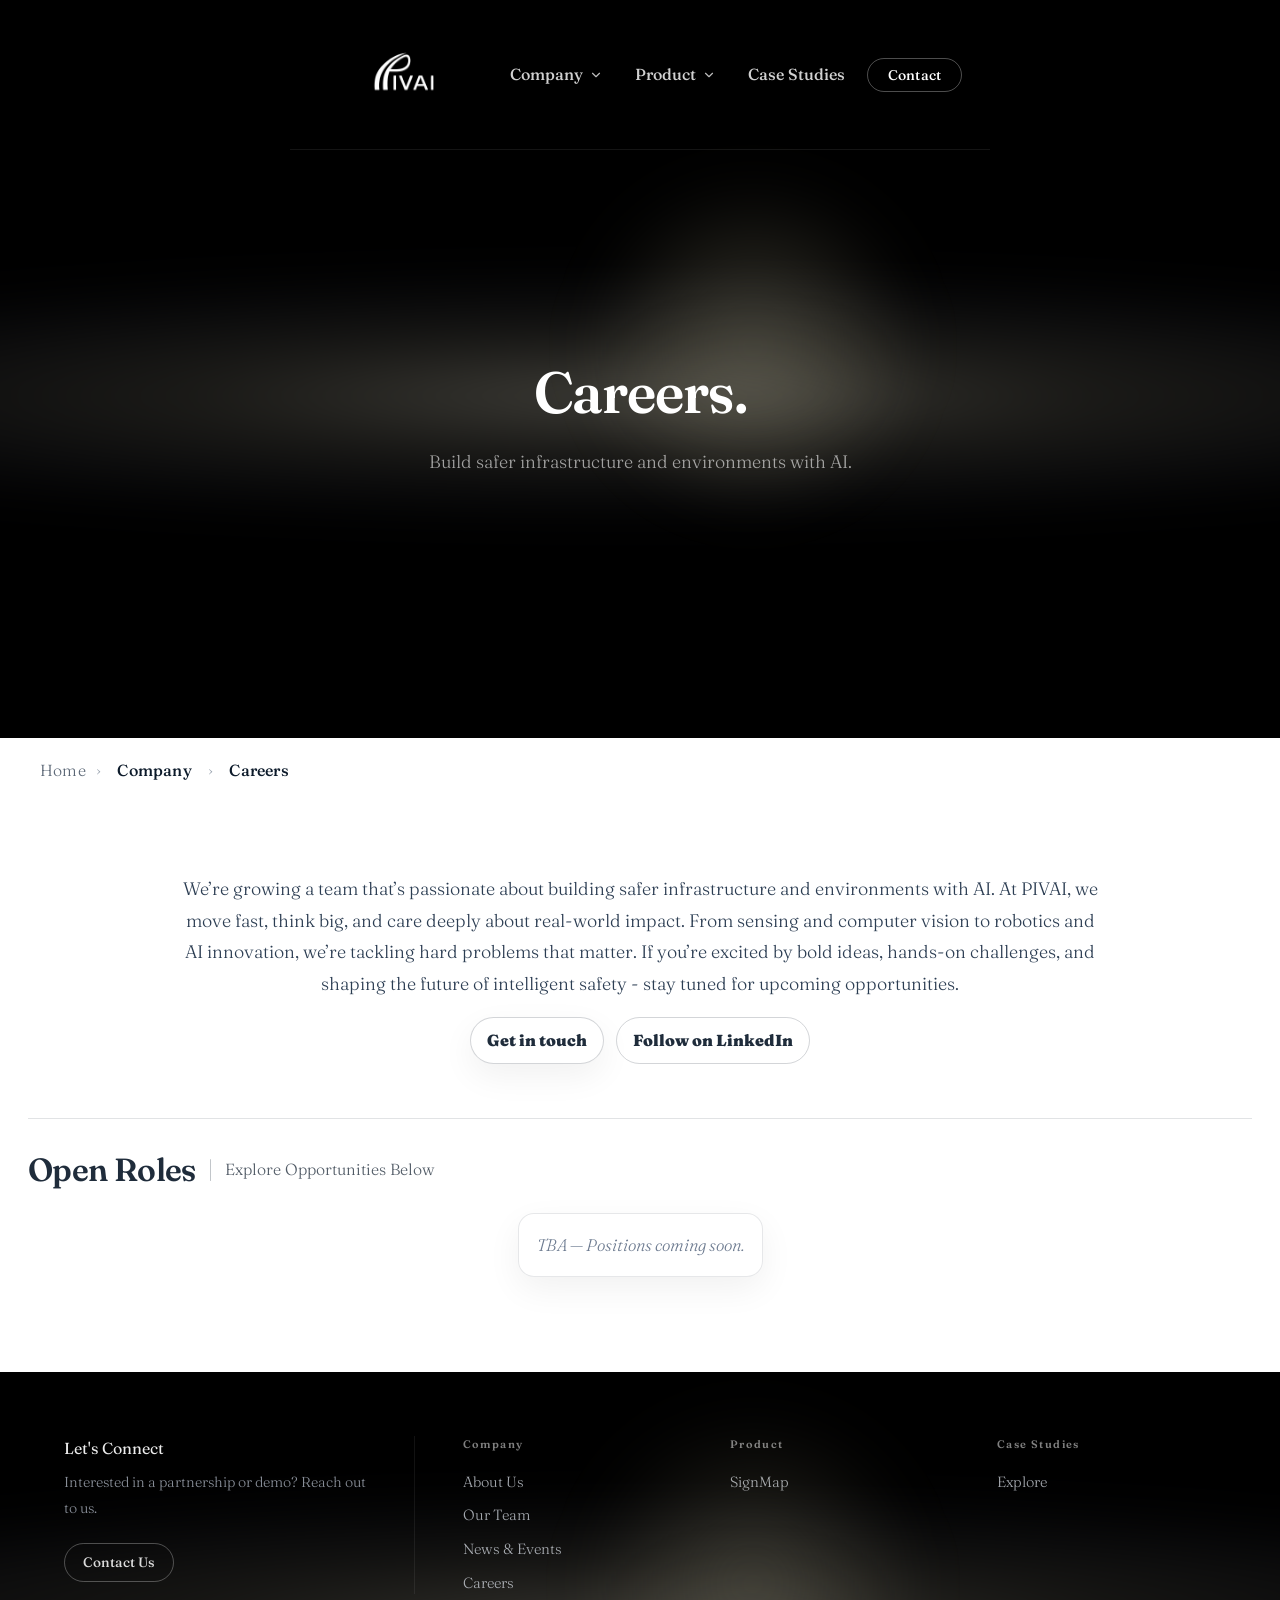
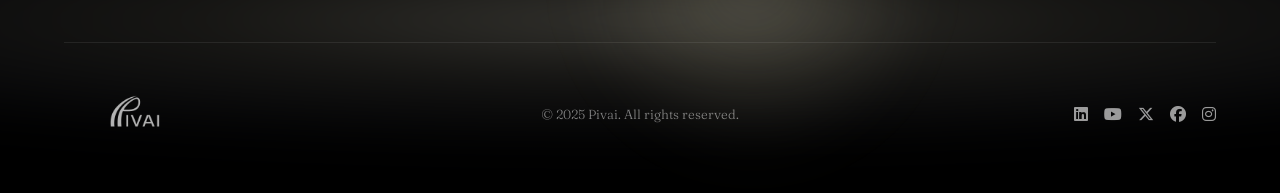
<file: careers.html>
<!doctype html>
<html lang="en">

<head>
    <meta charset="utf-8" />
  <link rel="icon" href="images/pivai_favicon.png" type="image/png">
    <meta name="viewport" content="width=device-width, initial-scale=1" />
    <title>Careers | Pivai</title>

    <link rel="preconnect" href="https://fonts.gstatic.com" crossorigin>
    <link href="https://fonts.googleapis.com/css2?family=Plus+Jakarta+Sans:wght@200;300;400;600&display=swap"
        rel="stylesheet">
    <link href="https://fonts.googleapis.com/css2?family=Manrope:wght@200;300;400;500&display=swap" rel="stylesheet">
    <link href="https://fonts.googleapis.com/css2?family=Fraunces:opsz,wght@9..144,300;9..144,400;9..144,500;9..144,600&display=swap"
        rel="stylesheet">
    <link href="https://fonts.googleapis.com/css2?family=Urbanist:wght@200;300;400;500;600&display=swap"
        rel="stylesheet">

    <link rel="stylesheet" href="https://cdnjs.cloudflare.com/ajax/libs/font-awesome/6.4.2/css/all.min.css">
    <link rel="stylesheet" href="styles.css" />
    <link rel="stylesheet" href="about.css" />
    <link rel="stylesheet" href="contact.css" />
    <link rel="stylesheet" href="news.css" />
    <link rel="stylesheet" href="careers.css" />
</head>

<body>
    <!-- HEADER -->
    <header class="site-header" role="banner">
        <div class="header-grid" id="headerGrid">
            <!-- Logo -->
            <a class="brand" href="index.html" aria-label="PivaiTech home">
                <img src="images/newlogo.png" alt="PivaiTech logo" />
            </a>

            <!-- NAV -->
            <nav class="primary-nav" role="navigation" aria-label="Main Navigation">
                <ul class="menu" role="menubar">
                    <!-- COMPANY -->
                    <li class="menu-item mega" role="none">
                        <button class="dropdown-toggle" role="menuitem" aria-haspopup="true" aria-expanded="false">
                            <span class="label">Company</span>
                            <svg class="chevron" width="14" height="14" viewBox="0 0 24 24" aria-hidden="true">
                                <path d="M6 9l6 6 6-6" fill="none" stroke="currentColor" stroke-width="2"
                                    stroke-linecap="round" stroke-linejoin="round" />
                            </svg>
                        </button>

                        <div class="mega-panel" role="menu" aria-label="Company">
                            <div class="mega3">
                                <div class="col intro">
                                    <h3>Company</h3>
                                    <p>Pioneering AI-powered infrastructure with a global vision.</p>
                                </div>

                                <div class="col links">
                                    <a class="mega-link is-active" href="about.html"
                                        data-preview-img="images/newlogo.png" data-preview-title="About Us"
                                        data-preview-desc="Who we are, what we do, and how we build.">About
                                        Us</a>

                                    <a class="mega-link" href="team.html" data-preview-img="images/newlogo.png"
                                        data-preview-title="Our people"
                                        data-preview-desc="Meet the leadership and the builders behind PivaiTech.">Our
                                        Team</a>

                                    <a class="mega-link" href="news.html" data-preview-img="images/newlogo.png"
                                        data-preview-title="News & Events"
                                        data-preview-desc="Discover the latest announcements and where to meet us.">News
                                        & Events</a>

                                    <a class="mega-link" href="careers.html" data-preview-img="images/newlogo.png"
                                        data-preview-title="Careers"
                                        data-preview-desc="Help us design the next decade of intelligent infrastructure.">Careers</a>
                                </div>

                                <div class="col preview">
                                    <figure>
                                        <img src="images/newlogo.png" alt="PivaiTech logo">
                                        <figcaption>
                                            <h4>About Us</h4>
                                            <p>Who we are, what we do, and how we build.</p>
                                        </figcaption>
                                    </figure>
                                </div>
                            </div>
                        </div>
                    </li>

                    <!-- PRODUCTS -->
                    <li class="menu-item mega" role="none">
                        <button class="dropdown-toggle" role="menuitem" aria-haspopup="true" aria-expanded="false">
                            <span class="label">Product</span>
                            <svg class="chevron" width="14" height="14" viewBox="0 0 24 24" aria-hidden="true">
                                <path d="M6 9l6 6 6-6" fill="none" stroke="currentColor" stroke-width="2"
                                    stroke-linecap="round" stroke-linejoin="round" />
                            </svg>
                        </button>

                        <div class="mega-panel" role="menu" aria-label="Product">
                            <div class="mega3">
                                <div class="col links">
                                    <a class="mega-link is-active" href="signmap.html" data-preview-img="images/sign3.png"
                                        data-preview-title="Signmap"
                                        data-preview-desc="Real-time infrastructure perception powered by AI.">Signmap</a>
                                </div>

                                <div class="col preview">
                                    <figure>
                                        <img src="images/sign3.png" alt="">
                                        <figcaption>
                                            <p>Real-time infrastructure perception powered by AI.</p>
                                        </figcaption>
                                    </figure>
                                </div>
                            </div>
                        </div>
                    </li>

                    <!-- CASE STUDIES -->
                    <li class="menu-item" role="none">
            <a class="dropdown-toggle" href="case-studies.html">Case Studies</a>
          </li>
                </ul>
            </nav>

            <!-- Right controls -->
            <div class="right-controls">

                <a class="btn ghost" href="contact.html">Contact</a>
            </div>
        </div>

        <div class="rule rule-header"></div>

        <!-- Tagline block -->
        <div class="tagline c-tagline">
            <div class="tagline-inner c-tagline-inner">
                <h1 class="c-title">Careers.</h1>
                <p class="cr-subtitle">Build safer infrastructure and environments with AI.</p>
            </div>
        </div>

        <div class="rule rule-tagline"></div>
    </header>

    <!-- HERO background -->
    <section class="hero" aria-label="Careers hero background">
        <div class="overlay" aria-hidden="true"></div>
    </section>

    <!-- MAIN -->
    <main>
        <!-- Breadcrumb -->
        <nav class="breadcrumb" aria-label="Breadcrumb" data-reveal>
            <a href="index.html">Home</a>
            <span>›</span>
            <span class="current">Company</span>
            <span>›</span>
            <span class="current">Careers</span>
        </nav>

        <!-- Careers content -->
        <section class="careers-wrap" id="careers" data-reveal>
            <header class="careers-head" data-reveal>
                <p class="lede">
                    We’re growing a team that’s passionate about building safer infrastructure and environments with AI.
                    At PIVAI, we move fast, think big, and care deeply about real-world impact. From sensing and
                    computer
                    vision to robotics and AI innovation, we’re tackling hard problems that matter. If you’re excited by
                    bold
                    ideas, hands-on challenges, and shaping the future of intelligent safety - stay tuned for upcoming
                    opportunities.
                </p>

                <div class="careers-ctas" data-reveal>
                    <a class="cr-btn" href="contact.html">Get in touch</a>
                    <a class="cr-btn ghost" href="https://www.linkedin.com/in/christopher-tom-papageorgiou-4598901a4"
                        target="_blank" rel="noopener">Follow on LinkedIn</a>
                </div>
            </header>

            <!-- Open Roles -->
            <section class="careers-roles" data-reveal>
                <header class="careers-roles__head">
                    <div class="careers-roles__title">
                        <h2>Open Roles</h2>
                        <span class="divider-short" aria-hidden="true"></span>
                        <p>Explore Opportunities Below</p>
                    </div>
                </header>

                <div class="careers-placeholder is-visible" data-reveal>
                    <div class="cr-tba">
                        <p class="tba">TBA — Positions coming soon.</p>
                    </div>
                </div>
            </section>
        </section>
    </main>

    <!-- Footer (keep your existing footer as-is) -->
  <footer class="footer" data-reveal>
    <div class="footer-top">
      <div>
        <h4>Let's Connect</h4>
        <p>Interested in a partnership or demo? Reach out to us.</p>
        <a href="contact.html" class="btn">Contact Us</a>
      </div>

      <div>
        <h4>Company</h4>
        <ul>
          <li><a href="about.html">About Us</a></li>
          <li><a href="team.html">Our Team</a></li>
          <li><a href="news.html">News &amp; Events</a></li>
          <li><a href="careers.html">Careers</a></li>
        </ul>
      </div>

      <div>
        <h4>Product</h4>
        <ul>
          <li><a href="signmap.html">SignMap</a></li>
        </ul>
      </div>

      <div>
        <h4>Case Studies</h4>
        <ul>
          <li><a href="case-studies.html">Explore</a></li>
        </ul>
      </div>
    </div>

    <div class="footer-bottom">
      <div class="footer-col logo-col">
        <a href="index.html" aria-label="PivaiTech home">
          <img src="images/newlogo.png" alt="PivaiTech Logo">
        </a>
      </div>

      <div class="footer-col text-col">
        <p>&copy; 2025 Pivai. All rights reserved.</p>
      </div>

      <div class="footer-col social-col" aria-label="Social links">
        <a href="#"><i class="fab fa-linkedin"></i></a>
        <a href="#"><i class="fab fa-youtube"></i></a>
        <a href="#"><i class="fab fa-x-twitter"></i></a>
        <a href="#"><i class="fab fa-facebook"></i></a>
        <a href="#"><i class="fab fa-instagram"></i></a>
      </div>
    </div>
  </footer>

    <script src="script.js"></script>
</body>

</html>
</file>
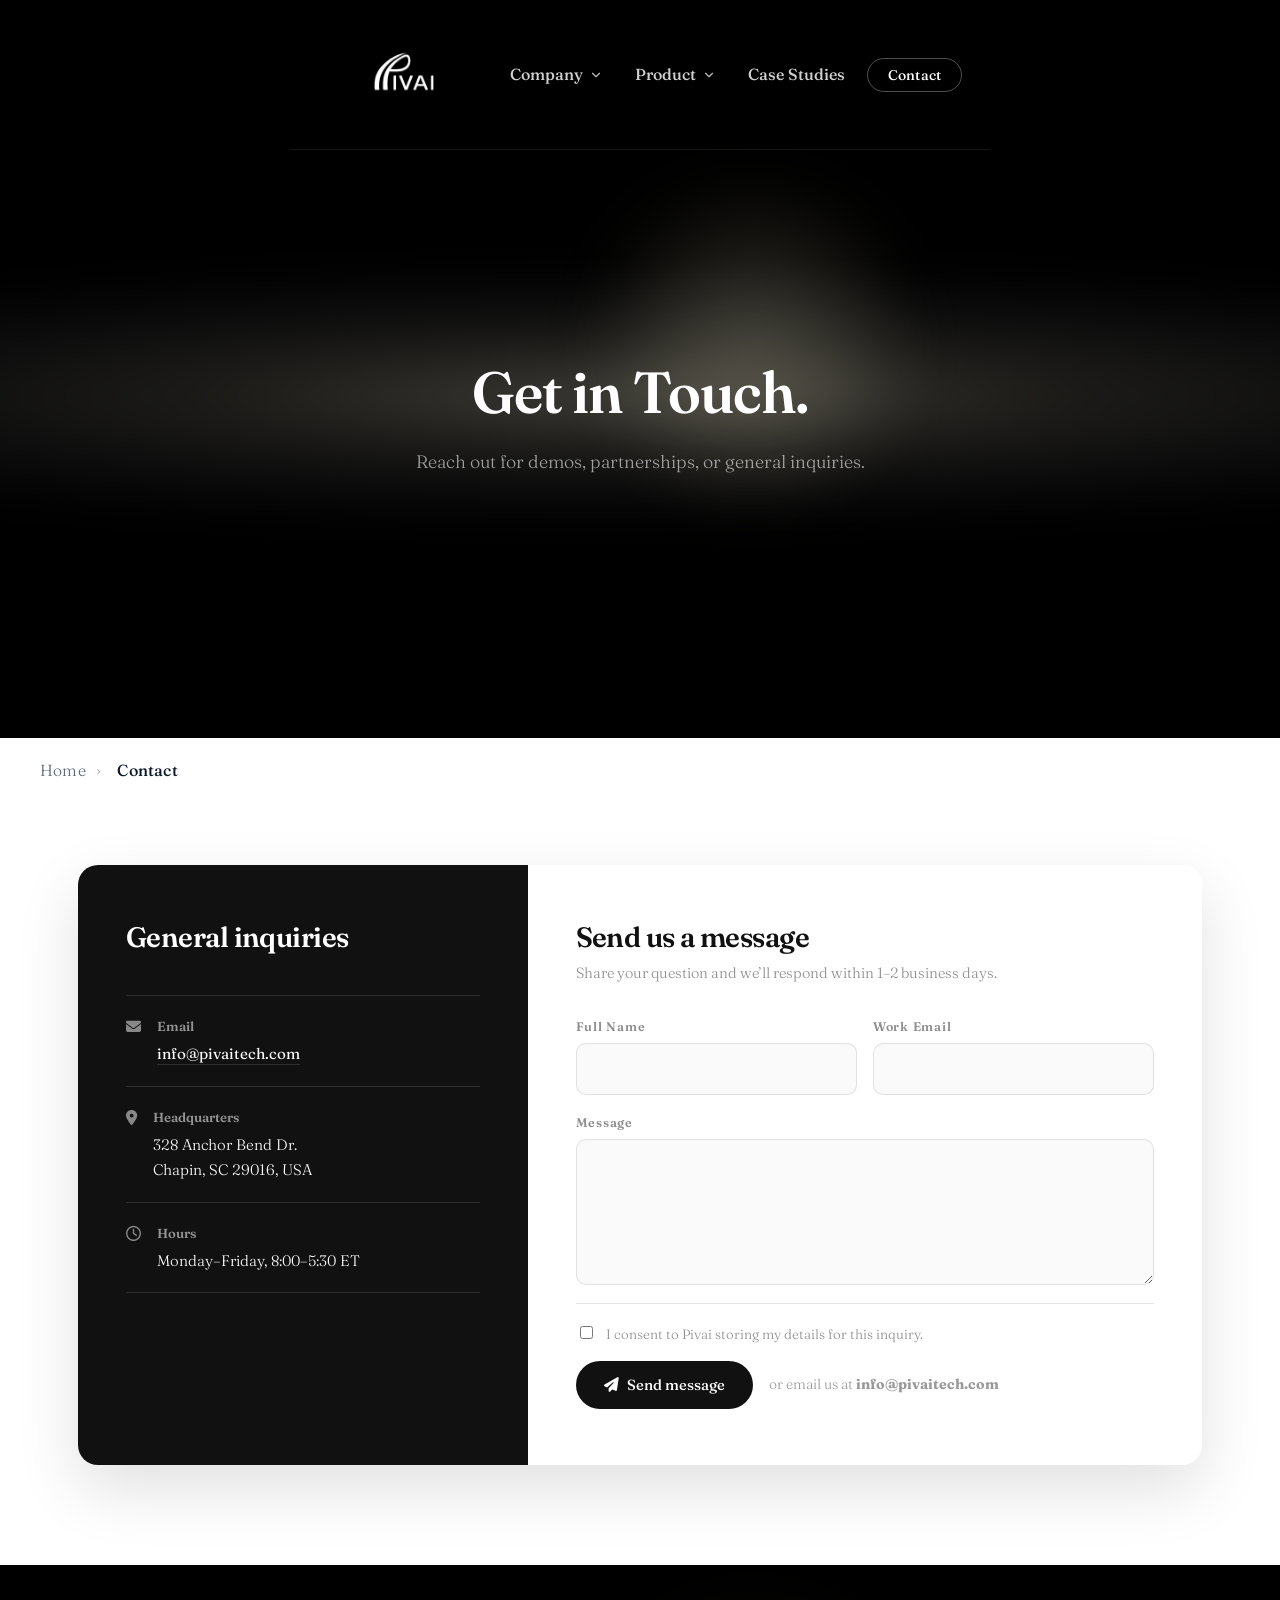
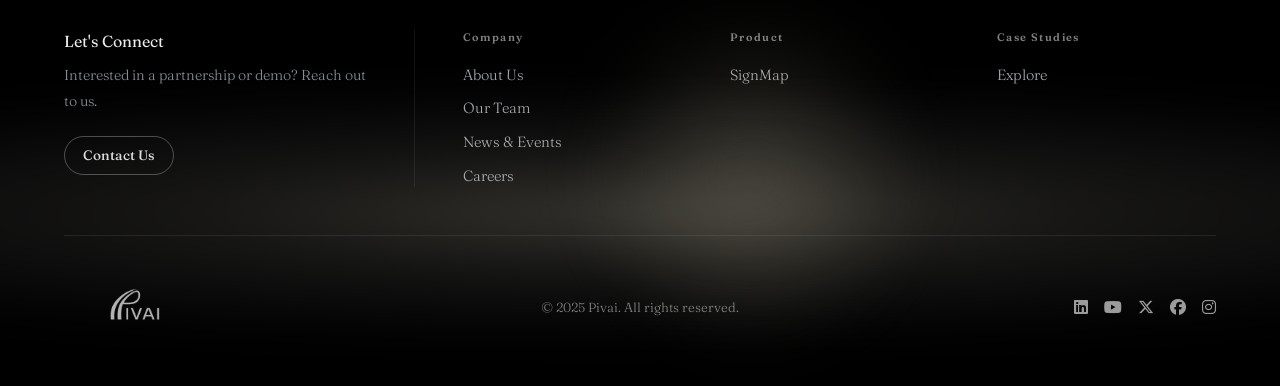
<file: contact.html>
<!doctype html>
<html lang="en">

<head>
  <meta charset="utf-8" />
  <link rel="icon" href="images/pivai_favicon.png" type="image/png">
  <meta name="viewport" content="width=device-width, initial-scale=1" />
  <title>Contact Us | Pivai</title>

  <link rel="preconnect" href="https://fonts.gstatic.com" crossorigin>
  <link href="https://fonts.googleapis.com/css2?family=Plus+Jakarta+Sans:wght@200;300;400;600&display=swap"
    rel="stylesheet">
  <link href="https://fonts.googleapis.com/css2?family=Manrope:wght@200;300;400;500&display=swap" rel="stylesheet">
  <link href="https://fonts.googleapis.com/css2?family=Fraunces:opsz,wght@9..144,300;9..144,400;9..144,500;9..144,600&display=swap"
    rel="stylesheet">
  <link href="https://fonts.googleapis.com/css2?family=Urbanist:wght@200;300;400;500;600&display=swap" rel="stylesheet">

  <link rel="stylesheet" href="https://cdnjs.cloudflare.com/ajax/libs/font-awesome/6.4.2/css/all.min.css">

  <link rel="stylesheet" href="styles.css" />
  <link rel="stylesheet" href="contact.css" />
  <link rel="stylesheet" href="news.css" />
</head>

<body>
  <!-- HEADER (keep your existing nav/header system) -->
  <header class="site-header" role="banner">
    <div class="header-grid" id="headerGrid">
      <a class="brand" href="index.html" aria-label="PivaiTech home">
        <img src="images/newlogo.png" alt="PivaiTech logo" />
      </a>

      <nav class="primary-nav" role="navigation" aria-label="Main Navigation">
        <ul class="menu" role="menubar">
          <!-- COMPANY -->
          <li class="menu-item mega" role="none">
            <button class="dropdown-toggle" role="menuitem" aria-haspopup="true" aria-expanded="false">
              <span class="label">Company</span>
              <svg class="chevron" width="14" height="14" viewBox="0 0 24 24" aria-hidden="true">
                <path d="M6 9l6 6 6-6" fill="none" stroke="currentColor" stroke-width="2" stroke-linecap="round"
                  stroke-linejoin="round" />
              </svg>
            </button>

            <div class="mega-panel" role="menu" aria-label="Company">
              <div class="mega3">
                <div class="col intro">
                  <h3>Company</h3>
                  <p>Pioneering AI-powered infrastructure with a global vision.</p>
                </div>

                <div class="col links">
                  <a class="mega-link is-active" href="about.html" data-preview-img="images/newlogo.png"
                    data-preview-title="About Us" data-preview-desc="Who we are, what we do, and how we build.">About
                    Us</a>

                  <a class="mega-link" href="team.html" data-preview-img="images/newlogo.png"
                    data-preview-title="Our people"
                    data-preview-desc="Meet the leadership and the builders behind PivaiTech.">Our Team</a>

                  <a class="mega-link" href="news.html" data-preview-img="images/newlogo.png"
                    data-preview-title="News & Events"
                    data-preview-desc="Discover the latest announcements and where to meet us.">News & Events</a>

                  <a class="mega-link" href="careers.html" data-preview-img="images/newlogo.png"
                    data-preview-title="Careers"
                    data-preview-desc="Help us design the next decade of intelligent infrastructure.">Careers</a>
                </div>

                <div class="col preview">
                  <figure>
                    <img src="images/newlogo.png" alt="PivaiTech logo">
                    <figcaption>
                      <h4>About Us</h4>
                      <p>Who we are, what we do, and how we build.</p>
                    </figcaption>
                  </figure>
                </div>
              </div>
            </div>
          </li>

          <!-- PRODUCTS -->
          <li class="menu-item mega" role="none">
            <button class="dropdown-toggle" role="menuitem" aria-haspopup="true" aria-expanded="false">
              <span class="label">Product</span>
              <svg class="chevron" width="14" height="14" viewBox="0 0 24 24" aria-hidden="true">
                <path d="M6 9l6 6 6-6" fill="none" stroke="currentColor" stroke-width="2" stroke-linecap="round"
                  stroke-linejoin="round" />
              </svg>
            </button>

            <div class="mega-panel" role="menu" aria-label="Product">
              <div class="mega3">
                <div class="col links">
                  <a class="mega-link is-active" href="signmap.html" data-preview-img="images/sign3.png"
                    data-preview-title="Signmap"
                    data-preview-desc="Real-time infrastructure perception powered by AI.">Signmap</a>
                </div>

                <div class="col preview">
                  <figure>
                    <img src="images/sign3.png" alt="">
                    <figcaption>
                      <p>Real-time infrastructure perception powered by AI.</p>
                    </figcaption>
                  </figure>
                </div>
              </div>
            </div>
          </li>
          <!-- CASE STUDIES -->
          <li class="menu-item" role="none">
            <a class="dropdown-toggle" href="case-studies.html">Case Studies</a>
          </li>
        </ul>
      </nav>

      <div class="right-controls">

        <a class="btn ghost" href="contact.html" aria-current="page">Contact</a>
      </div>
    </div>

    <div class="rule rule-header"></div>

    <div class="tagline c-tagline">
      <div class="tagline-inner c-tagline-inner">
        <h1 class="c-title">Get in Touch.</h1>
        <p class="c-subtitle">Reach out for demos, partnerships, or general inquiries.</p>
      </div>
    </div>

    <div class="rule rule-tagline"></div>
  </header>

  <section class="hero" aria-label="Contact hero background">
    <div class="overlay" aria-hidden="true"></div>
  </section>

  <nav class="breadcrumb" aria-label="Breadcrumb" data-reveal>
    <a href="index.html">Home</a>
    <span>›</span>
    <span class="current">Contact</span>
  </nav>

  <main id="main-content">
    <!-- FULL-BLEED CONTACT SECTION (no card) -->
    <section class="ct-section" data-reveal>
      <div class="ct-container">

        <div class="ct-grid" data-reveal>
          <!-- LEFT: Info -->
          <section class="ct-info" aria-labelledby="ct-info-title">
            <h3 id="ct-info-title">General inquiries</h3>

            <ul class="ct-list" role="list">
              <li>
                <i class="fa-solid fa-envelope" aria-hidden="true"></i>
                <div>
                  <div class="ct-label">Email</div>
                  <a class="ct-link" href="mailto:info@pivaitech.com">info@pivaitech.com</a>
                </div>
              </li>

              <li>
                <i class="fa-solid fa-location-dot" aria-hidden="true"></i>
                <div>
                  <div class="ct-label">Headquarters</div>
                  <address class="ct-address">
                    328 Anchor Bend Dr.<br />
                    Chapin, SC 29016, USA
                  </address>
                </div>
              </li>

              <li>
                <i class="fa-regular fa-clock" aria-hidden="true"></i>
                <div>
                  <div class="ct-label">Hours</div>
                  <div class="ct-text">Monday–Friday, 8:00–5:30 ET</div>
                </div>
              </li>
            </ul>
          </section>

          <!-- RIGHT: Form -->
          <section class="ct-form" aria-labelledby="ct-form-title">
            <h3 id="ct-form-title">Send us a message</h3>
            <p class="ct-form-sub">Share your question and we’ll respond within 1–2 business days.</p>

            <form class="ct-form-el" name="contact" method="POST" data-netlify="true" netlify-honeypot="bot-field" id="contactForm">
              <input type="hidden" name="form-name" value="contact" />
              <p style="display:none"><input name="bot-field" /></p>

              <div class="ct-row">
                <div class="ct-field">
                  <label for="name">Full name</label>
                  <input type="text" id="name" name="name" autocomplete="name" required>
                </div>

                <div class="ct-field">
                  <label for="email">Work email</label>
                  <input type="email" id="email" name="email" autocomplete="email" required>
                </div>
              </div>

              <div class="ct-field">
                <label for="message">Message</label>
                <textarea id="message" name="message" rows="5" required></textarea>
              </div>

              <div class="ct-footer">
                <label class="ct-consent">
                  <input type="checkbox" required />
                  I consent to Pivai storing my details for this inquiry.
                </label>

                <div class="ct-actions">
                  <button type="submit" class="ct-submit">
                    <i class="fa-solid fa-paper-plane" aria-hidden="true"></i>
                    Send message
                  </button>
                  <span class="ct-alt">or email us at <strong>info@pivaitech.com</strong></span>
                </div>
              </div>

              <div class="ct-success" id="ctSuccess" style="display:none">
                Your message has been sent. We'll get back to you within 1–2 business days.
              </div>
            </form>

            <script>
              document.getElementById('contactForm').addEventListener('submit', function (e) {
                e.preventDefault();
                var form = this;
                var data = new FormData(form);
                fetch('/', { method: 'POST', body: data })
                  .then(function () {
                    form.reset();
                    document.getElementById('ctSuccess').style.display = 'block';
                  })
                  .catch(function () {
                    alert('Something went wrong. Please email us directly at info@pivaitech.com');
                  });
              });
            </script>
          </section>
        </div>

      </div>
    </section>
  </main>

  <!-- Footer (keep your existing footer as-is) -->
  <footer class="footer" data-reveal>
    <div class="footer-top">
      <div>
        <h4>Let's Connect</h4>
        <p>Interested in a partnership or demo? Reach out to us.</p>
        <a href="contact.html" class="btn">Contact Us</a>
      </div>

      <div>
        <h4>Company</h4>
        <ul>
          <li><a href="about.html">About Us</a></li>
          <li><a href="team.html">Our Team</a></li>
          <li><a href="news.html">News &amp; Events</a></li>
          <li><a href="careers.html">Careers</a></li>
        </ul>
      </div>

      <div>
        <h4>Product</h4>
        <ul>
          <li><a href="signmap.html">SignMap</a></li>
        </ul>
      </div>

      <div>
        <h4>Case Studies</h4>
        <ul>
          <li><a href="case-studies.html">Explore</a></li>
        </ul>
      </div>
    </div>

    <div class="footer-bottom">
      <div class="footer-col logo-col">
        <a href="index.html" aria-label="PivaiTech home">
          <img src="images/newlogo.png" alt="PivaiTech Logo">
        </a>
      </div>

      <div class="footer-col text-col">
        <p>&copy; 2025 Pivai. All rights reserved.</p>
      </div>

      <div class="footer-col social-col" aria-label="Social links">
        <a href="#"><i class="fab fa-linkedin"></i></a>
        <a href="#"><i class="fab fa-youtube"></i></a>
        <a href="#"><i class="fab fa-x-twitter"></i></a>
        <a href="#"><i class="fab fa-facebook"></i></a>
        <a href="#"><i class="fab fa-instagram"></i></a>
      </div>
    </div>
  </footer>

  <script src="script.js"></script>
  <script>
    var y = document.getElementById("year");
    if (y) y.textContent = new Date().getFullYear();
  </script>
</body>

</html>
</file>
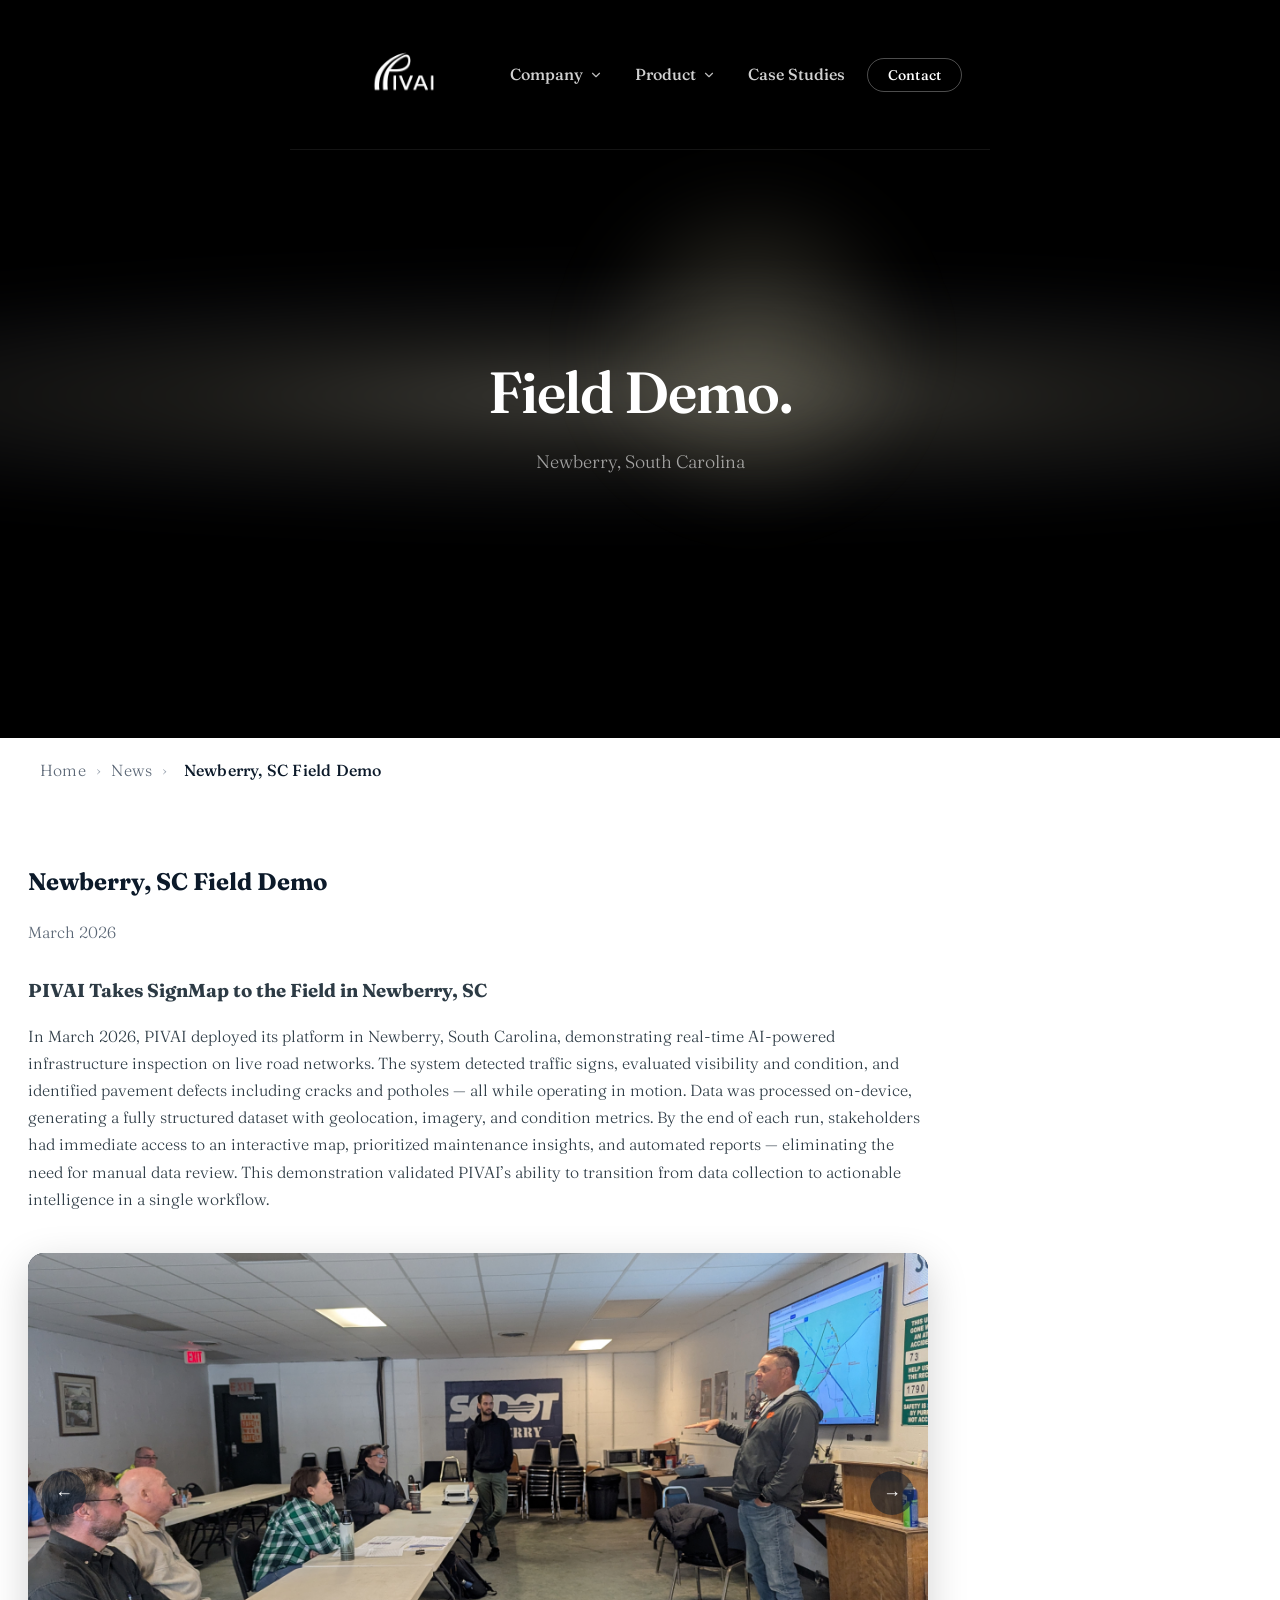
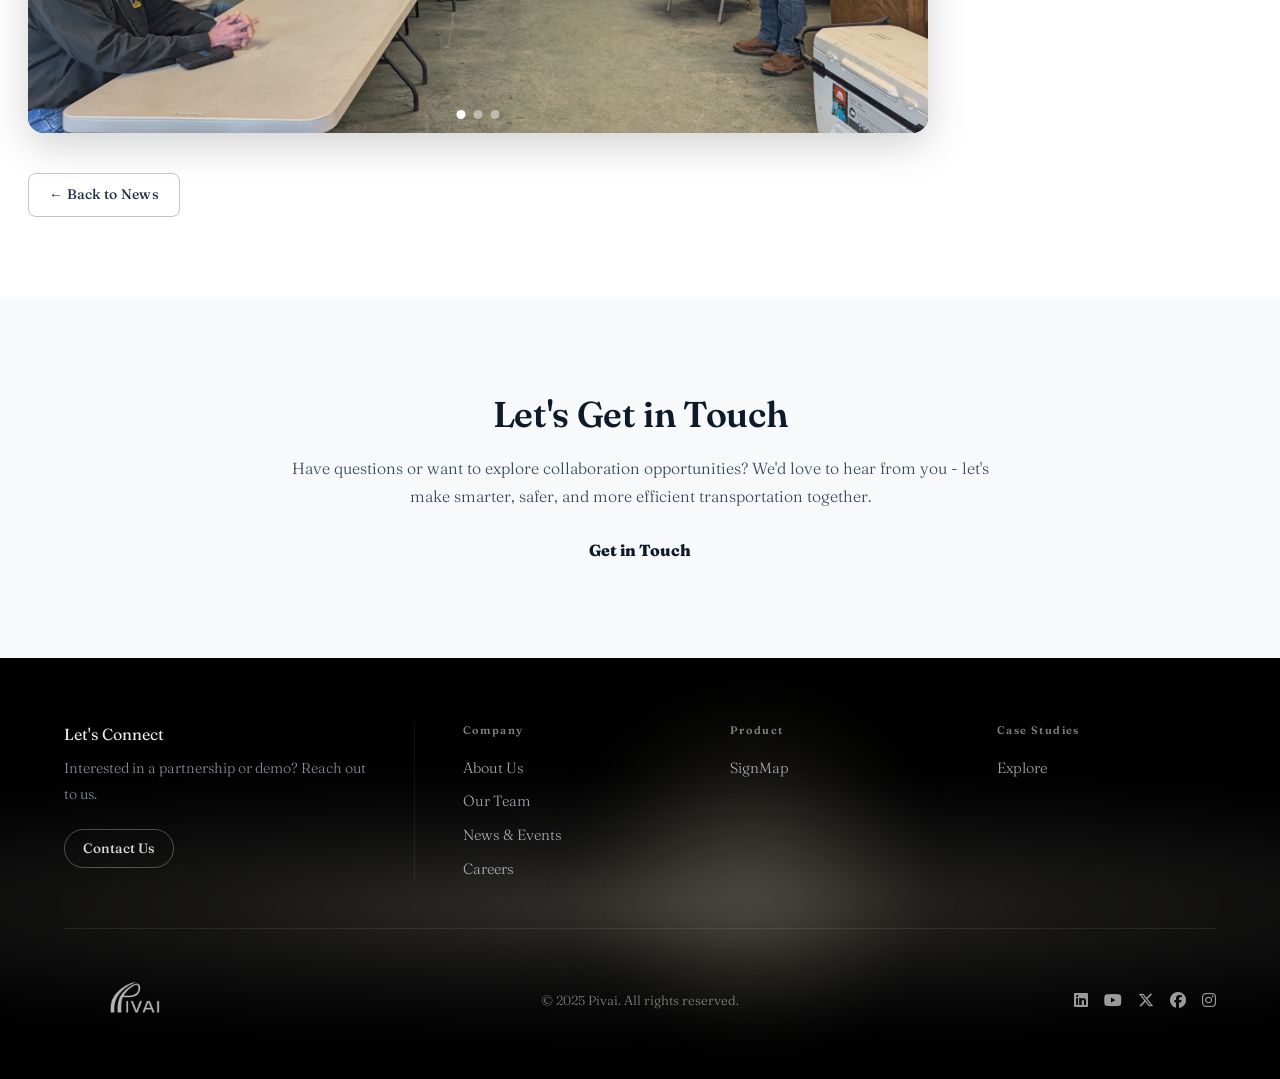
<file: newberry.html>
<!doctype html>
<html lang="en">

<head>
  <meta charset="utf-8">
  <meta name="viewport" content="width=device-width, initial-scale=1">

  <title>Newberry, SC Field Demo | Pivai</title>

  <link rel="preconnect" href="https://fonts.gstatic.com" crossorigin>
  <link href="https://fonts.googleapis.com/css2?family=Plus+Jakarta+Sans:wght@200;300;400;600&display=swap"
    rel="stylesheet">
  <link href="https://fonts.googleapis.com/css2?family=Manrope:wght@200;300;400;500&display=swap" rel="stylesheet">
  <link href="https://fonts.googleapis.com/css2?family=Fraunces:opsz,wght@9..144,300;9..144,400;9..144,500;9..144,600&display=swap"
    rel="stylesheet">
  <link href="https://fonts.googleapis.com/css2?family=Urbanist:wght@200;300;400;500;600&display=swap" rel="stylesheet">
  <link rel="stylesheet" href="https://cdnjs.cloudflare.com/ajax/libs/font-awesome/6.4.2/css/all.min.css">

  <link rel="stylesheet" href="styles.css">
  <link rel="stylesheet" href="about.css">
  <link rel="stylesheet" href="contact.css">
  <link rel="stylesheet" href="news.css">


  <style>
    .event-btn {
      display: inline-flex;
      align-items: center;
      gap: 8px;
      padding: 10px 20px;
      border-radius: 8px;
      font-family: "Fraunces", Georgia, serif;
      font-size: 0.875rem;
      font-weight: 500;
      letter-spacing: 0.02em;
      background: transparent;
      color: #22304a;
      border: 1px solid rgba(12, 26, 42, 0.25);
      transition: background .2s ease, border-color .2s ease, color .2s ease;
      text-decoration: none;
    }

    .event-btn:hover {
      background: #0c1a2a;
      border-color: #0c1a2a;
      color: #fff;
    }

    .event-btn.primary {
      background: #0c1a2a;
      color: #fff;
      border-color: #0c1a2a;
    }

    .event-btn.primary:hover {
      background: #1a2e45;
      border-color: #1a2e45;
    }

    .event-btn .arrow {
      transition: transform .2s ease;
      font-size: 0.9rem;
    }

    .event-btn:hover .arrow {
      transform: translateX(3px);
    }

    .event-content {
      margin-top: 30px;
      max-width: 900px;
      line-height: 1.7;
      color: #2d3b45;
    }

    /* Slider */
    .demo-slider {
      position: relative;
      margin: 40px 0;
      max-width: 900px;
      border-radius: 16px;
      overflow: hidden;
      background: #0c1a2a;
      box-shadow: 0 12px 40px rgba(0, 0, 0, 0.18);
    }

    .slider-track {
      display: flex;
      transition: transform .5s cubic-bezier(.4, 0, .2, 1);
    }

    .slider-track img {
      min-width: 100%;
      width: 100%;
      height: 480px;
      object-fit: cover;
      display: block;
    }

    .slider-btn {
      position: absolute;
      top: 50%;
      transform: translateY(-50%);
      background: rgba(12, 26, 42, 0.55);
      border: none;
      color: #fff;
      width: 44px;
      height: 44px;
      border-radius: 50%;
      font-size: 18px;
      cursor: pointer;
      display: flex;
      align-items: center;
      justify-content: center;
      transition: background .2s;
      z-index: 2;
    }

    .slider-btn:hover {
      background: rgba(12, 26, 42, 0.85);
    }

    .slider-btn.prev {
      left: 14px;
    }

    .slider-btn.next {
      right: 14px;
    }

    .slider-dots {
      position: absolute;
      bottom: 14px;
      left: 50%;
      transform: translateX(-50%);
      display: flex;
      gap: 8px;
    }

    .slider-dots button {
      width: 9px;
      height: 9px;
      border-radius: 50%;
      border: none;
      background: rgba(255, 255, 255, 0.45);
      cursor: pointer;
      padding: 0;
      transition: background .2s;
    }

    .slider-dots button.active {
      background: #fff;
    }
  </style>
</head>

<body>

  <!-- HEADER -->
  <header class="site-header" role="banner">
    <div class="header-grid" id="headerGrid">
      <a class="brand" href="index.html" aria-label="PivaiTech home">
        <img src="images/newlogo.png" alt="PivaiTech logo" />
      </a>

      <nav class="primary-nav" role="navigation" aria-label="Main Navigation">
        <ul class="menu" role="menubar">
          <li class="menu-item mega" role="none">
            <button class="dropdown-toggle" role="menuitem" aria-haspopup="true" aria-expanded="false">
              <span class="label">Company</span>
              <svg class="chevron" width="14" height="14" viewBox="0 0 24 24" aria-hidden="true">
                <path d="M6 9l6 6 6-6" fill="none" stroke="currentColor" stroke-width="2" stroke-linecap="round"
                  stroke-linejoin="round" />
              </svg>
            </button>
            <div class="mega-panel" role="menu" aria-label="Company">
              <div class="mega3">
                <div class="col intro">
                  <h3>Company</h3>
                  <p>Pioneering AI-powered infrastructure with a global vision.</p>
                </div>
                <div class="col links">
                  <a class="mega-link is-active" href="about.html" data-preview-img="images/newlogo.png"
                    data-preview-title="About Us" data-preview-desc="Who we are, what we do, and how we build.">About
                    Us</a>
                  <a class="mega-link" href="team.html" data-preview-img="images/newlogo.png"
                    data-preview-title="Our people"
                    data-preview-desc="Meet the leadership and the builders behind PivaiTech.">Our Team</a>
                  <a class="mega-link" href="news.html" data-preview-img="images/newlogo.png"
                    data-preview-title="News & Events"
                    data-preview-desc="Discover the latest announcements and where to meet us.">News & Events</a>
                  <a class="mega-link" href="careers.html" data-preview-img="images/newlogo.png"
                    data-preview-title="Careers"
                    data-preview-desc="Help us design the next decade of intelligent infrastructure.">Careers</a>
                </div>
                <div class="col preview">
                  <figure>
                    <img src="images/newlogo.png" alt="PivaiTech logo">
                    <figcaption>
                      <h4>About Us</h4>
                      <p>Who we are, what we do, and how we build.</p>
                    </figcaption>
                  </figure>
                </div>
              </div>
            </div>
          </li>

          <li class="menu-item mega" role="none">
            <button class="dropdown-toggle" role="menuitem" aria-haspopup="true" aria-expanded="false">
              <span class="label">Product</span>
              <svg class="chevron" width="14" height="14" viewBox="0 0 24 24" aria-hidden="true">
                <path d="M6 9l6 6 6-6" fill="none" stroke="currentColor" stroke-width="2" stroke-linecap="round"
                  stroke-linejoin="round" />
              </svg>
            </button>
            <div class="mega-panel" role="menu" aria-label="Product">
              <div class="mega3">
                <div class="col links">
                  <a class="mega-link is-active" href="signmap.html" data-preview-img="images/sign3.png"
                    data-preview-title="Signmap"
                    data-preview-desc="Real-time infrastructure perception powered by AI.">Signmap</a>
                </div>
                <div class="col preview">
                  <figure>
                    <img src="images/sign3.png" alt="">
                    <figcaption>
                      <p>Real-time infrastructure perception powered by AI.</p>
                    </figcaption>
                  </figure>
                </div>
              </div>
            </div>
          </li>

          <li class="menu-item" role="none">
            <a class="dropdown-toggle" href="case-studies.html">Case Studies</a>
          </li>
        </ul>
      </nav>

      <div class="right-controls">
        <a class="btn ghost" href="contact.html">Contact</a>
      </div>
    </div>

    <div class="rule rule-header"></div>

    <div class="tagline c-tagline">
      <div class="tagline-inner c-tagline-inner">
        <h1 class="c-title">Field Demo.</h1>
        <p class="c-subtitle">Newberry, South Carolina</p>
      </div>
    </div>

    <div class="rule rule-tagline"></div>
  </header>

  <!-- HERO -->
  <section class="hero" aria-label="Company hero background">
    <div class="overlay" aria-hidden="true"></div>
  </section>

  <!-- MAIN -->
  <main>

    <nav class="breadcrumb" aria-label="Breadcrumb" data-reveal>
      <a href="index.html">Home</a>
      <span>›</span>
      <a href="news.html">News</a>
      <span>›</span>
      <span class="current">Newberry, SC Field Demo</span>
    </nav>

    <section class="news wrap" data-reveal>

      <h2>Newberry, SC Field Demo</h2>

      <p style="margin-top:10px;color:#5a6675;">March 2026</p>

      <div class="event-content" data-reveal-stagger>

        <h3 style="margin-bottom:15px;">PIVAI Takes SignMap to the Field in Newberry, SC</h3>

        <p>
          In March 2026, PIVAI deployed its platform in Newberry, South Carolina, demonstrating real-time AI-powered
          infrastructure inspection on live road networks.
          The system detected traffic signs, evaluated visibility and condition, and identified pavement defects
          including cracks and potholes — all while operating in motion.
          Data was processed on-device, generating a fully structured dataset with geolocation, imagery, and condition
          metrics.
          By the end of each run, stakeholders had immediate access to an interactive map, prioritized maintenance
          insights, and automated reports — eliminating the need for manual data review.
          This demonstration validated PIVAI’s ability to transition from data collection to actionable intelligence in
          a single workflow.

        </p>

      </div>

      <!-- Photo Slider -->
      <div class="demo-slider" data-reveal aria-label="Field demo photos">
        <div class="slider-track" id="sliderTrack">
          <img src="images/newberry_demo.jpg" alt="Newberry field demo — on-site inspection">
          <img src="images/newberry_demo_2.jpg" alt="Newberry field demo — RoadMap in action">
          <img src="images/newberry_demo_3.jpg" alt="Newberry field demo — team and equipment">
        </div>

        <button class="slider-btn prev" id="sliderPrev" aria-label="Previous photo">&#8592;</button>
        <button class="slider-btn next" id="sliderNext" aria-label="Next photo">&#8594;</button>

        <div class="slider-dots" id="sliderDots">
          <button class="active" aria-label="Photo 1"></button>
          <button aria-label="Photo 2"></button>
          <button aria-label="Photo 3"></button>
        </div>
      </div>

      <div style="margin-top:36px;max-width:900px;display:flex;gap:10px;flex-wrap:wrap;" data-reveal>
        <a href="news.html" class="event-btn">
          &#8592; Back to News
        </a>
      </div>

    </section>

    <section class="get-in-touch" data-reveal>
      <div class="get-in-touch__inner">
        <h2>Let's Get in Touch</h2>
        <p>
          Have questions or want to explore collaboration opportunities?
          We'd love to hear from you - let's make smarter, safer, and more efficient
          transportation together.
        </p>
        <a href="contact.html" class="btn-ghost">Get in Touch</a>
      </div>
    </section>

  </main>
  <footer class="footer" data-reveal>
    <div class="footer-top">
      <div>
        <h4>Let's Connect</h4>
        <p>Interested in a partnership or demo? Reach out to us.</p>
        <a href="contact.html" class="btn">Contact Us</a>
      </div>

      <div>
        <h4>Company</h4>
        <ul>
          <li><a href="about.html">About Us</a></li>
          <li><a href="team.html">Our Team</a></li>
          <li><a href="news.html">News &amp; Events</a></li>
          <li><a href="careers.html">Careers</a></li>
        </ul>
      </div>

      <div>
        <h4>Product</h4>
        <ul>
          <li><a href="signmap.html">SignMap</a></li>
        </ul>
      </div>

      <div>
        <h4>Case Studies</h4>
        <ul>
          <li><a href="case-studies.html">Explore</a></li>
        </ul>
      </div>
    </div>

    <div class="footer-bottom">
      <div class="footer-col logo-col">
        <a href="index.html" aria-label="PivaiTech home">
          <img src="images/newlogo.png" alt="PivaiTech Logo">
        </a>
      </div>

      <div class="footer-col text-col">
        <p>&copy; 2025 Pivai. All rights reserved.</p>
      </div>

      <div class="footer-col social-col" aria-label="Social links">
        <a href="#"><i class="fab fa-linkedin"></i></a>
        <a href="#"><i class="fab fa-youtube"></i></a>
        <a href="#"><i class="fab fa-x-twitter"></i></a>
        <a href="#"><i class="fab fa-facebook"></i></a>
        <a href="#"><i class="fab fa-instagram"></i></a>
      </div>
    </div>
  </footer>

  <script src="script.js"></script>

  <script>
    (function () {
      const track = document.getElementById('sliderTrack');
      const dots = document.querySelectorAll('#sliderDots button');
      const total = dots.length;
      let current = 0;

      function goTo(index) {
        current = (index + total) % total;
        track.style.transform = `translateX(-${current * 100}%)`;
        dots.forEach((d, i) => d.classList.toggle('active', i === current));
      }

      document.getElementById('sliderPrev').addEventListener('click', () => goTo(current - 1));
      document.getElementById('sliderNext').addEventListener('click', () => goTo(current + 1));
      dots.forEach((d, i) => d.addEventListener('click', () => goTo(i)));
    })();
  </script>
</body>

</html>
</file>
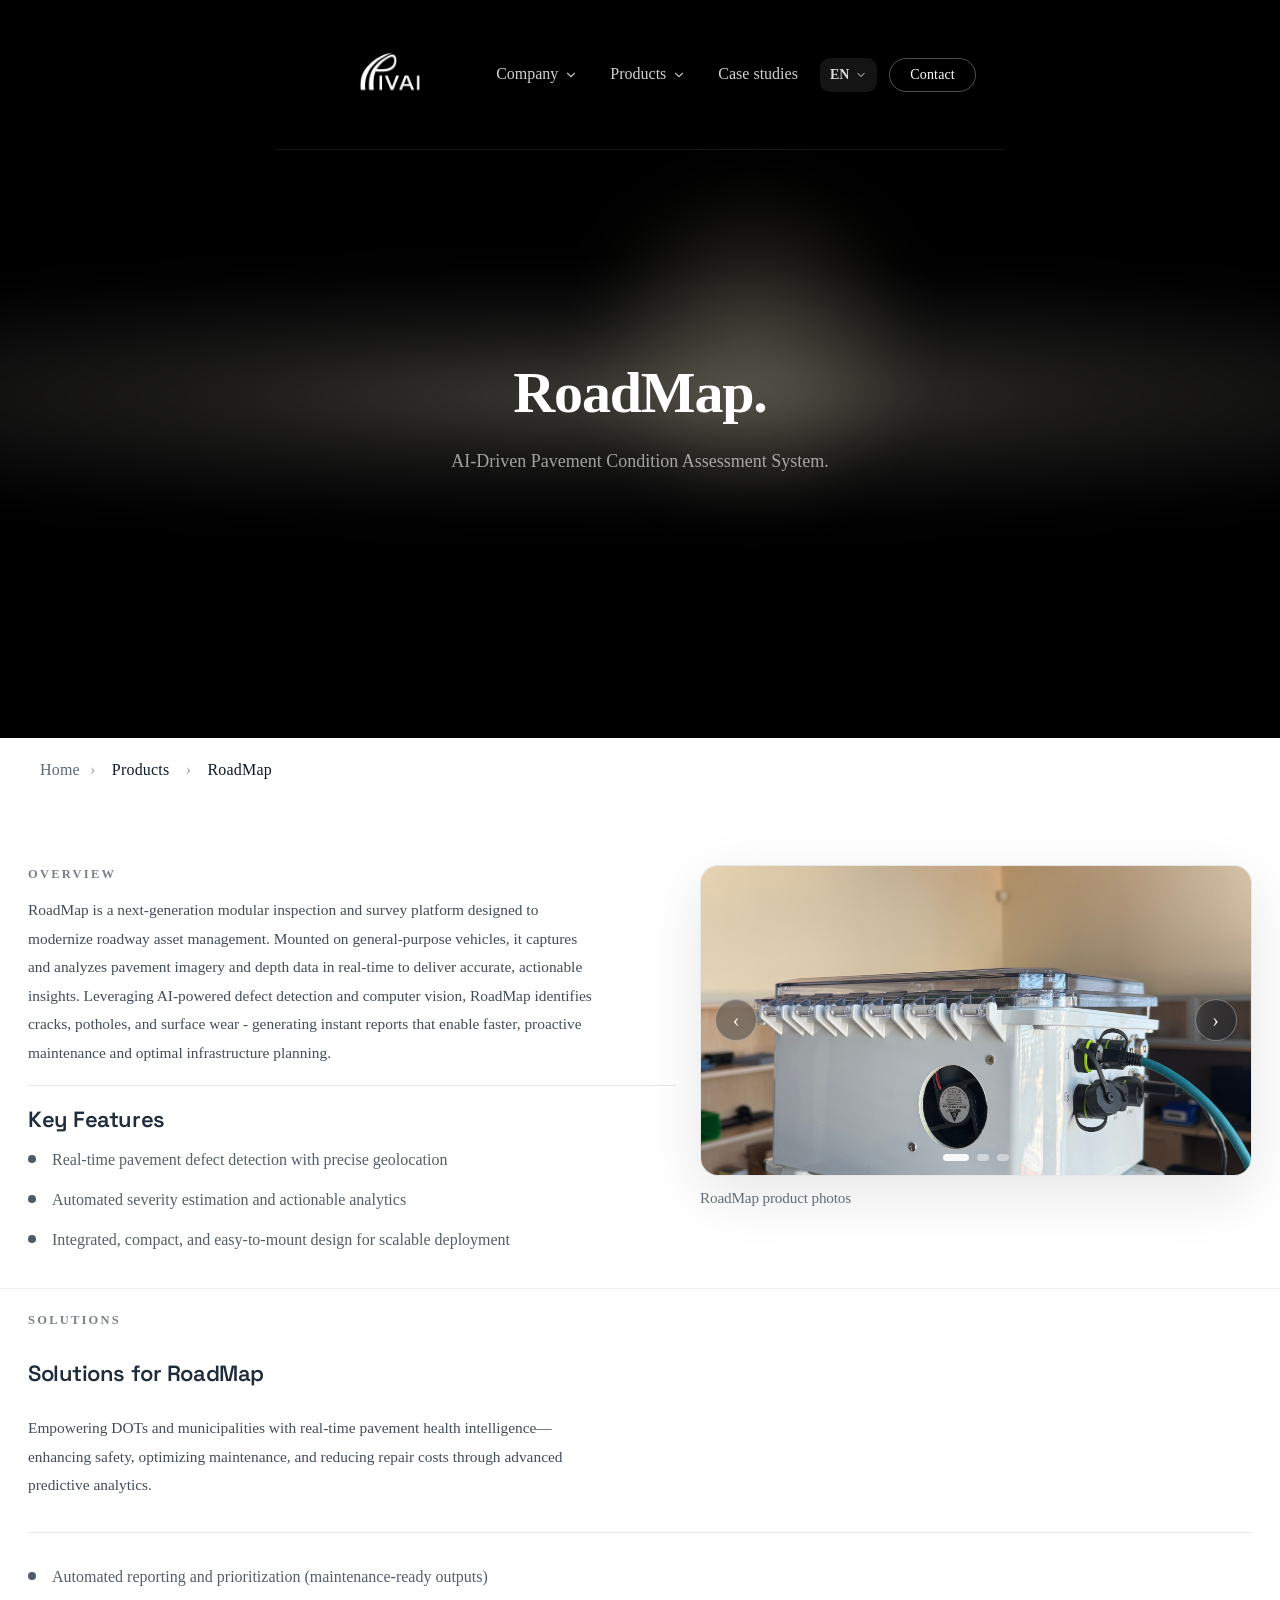
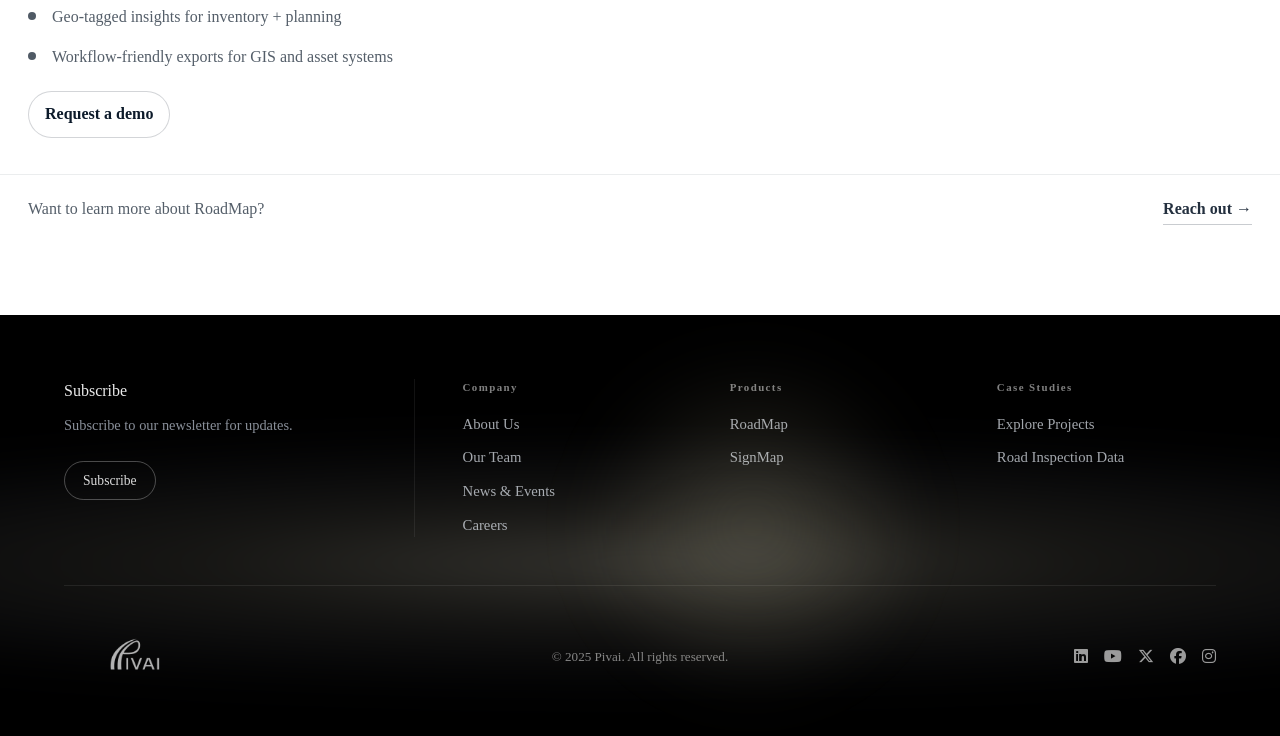
<file: roadmap.html>
<!doctype html>
<html lang="en">

<head>
  <meta charset="utf-8" />
  <meta name="viewport" content="width=device-width, initial-scale=1" />
  <title>RoadMap | Pivai</title>

  <!-- Fonts -->
  <link rel="preconnect" href="https://fonts.gstatic.com" crossorigin>
  <link href="https://fonts.googleapis.com/css2?family=Plus+Jakarta+Sans:wght@200;300;400;600&display=swap"
    rel="stylesheet">
  <link href="https://fonts.googleapis.com/css2?family=Manrope:wght@200;300;400;500&display=swap" rel="stylesheet">
  <link href="https://fonts.googleapis.com/css2?family=Space+Grotesk:wght@300;400;500;600&display=swap"
    rel="stylesheet">
  <link href="https://fonts.googleapis.com/css2?family=Urbanist:wght@200;300;400;500;600&display=swap" rel="stylesheet">

  <link rel="stylesheet" href="https://cdnjs.cloudflare.com/ajax/libs/font-awesome/6.4.2/css/all.min.css">

  <!-- Global + page -->
  <link rel="stylesheet" href="styles.css" />
  <link rel="stylesheet" href="roadmap.css" />
  <link rel="stylesheet" href="news.css" />
</head>

<body>

  <!-- HEADER (unchanged from your site) -->
  <header class="site-header" role="banner">
    <div class="header-grid" id="headerGrid">

      <a class="brand" href="index.html" aria-label="PivaiTech home">
        <img src="images/newlogo.png" alt="PivaiTech logo" />
      </a>

      <nav class="primary-nav" role="navigation" aria-label="Main Navigation">
        <ul class="menu" role="menubar">

          <!-- COMPANY -->
          <li class="menu-item mega" role="none">
            <button class="dropdown-toggle" role="menuitem" aria-haspopup="true" aria-expanded="false">
              <span class="label">Company</span>
              <svg class="chevron" width="14" height="14" viewBox="0 0 24 24" aria-hidden="true">
                <path d="M6 9l6 6 6-6" fill="none" stroke="currentColor" stroke-width="2" stroke-linecap="round"
                  stroke-linejoin="round" />
              </svg>
            </button>

            <div class="mega-panel" role="menu" aria-label="Company">
              <div class="mega3">
                <div class="col intro">
                  <h3>Company</h3>
                  <p>Pioneering AI-powered infrastructure with a global vision.</p>
                </div>

                <div class="col links">
                  <a class="mega-link is-active" href="about.html" data-preview-img="images/newlogo.png"
                    data-preview-title="About Us" data-preview-desc="Who we are, what we do, and how we build.">About
                    Us</a>

                  <a class="mega-link" href="team.html" data-preview-img="images/newlogo.png"
                    data-preview-title="Our people"
                    data-preview-desc="Meet the leadership and the builders behind PivaiTech.">Our Team</a>

                  <a class="mega-link" href="news.html" data-preview-img="images/newlogo.png"
                    data-preview-title="News & Events"
                    data-preview-desc="Discover the latest announcements and where to meet us.">News & Events</a>

                  <a class="mega-link" href="careers.html" data-preview-img="images/newlogo.png"
                    data-preview-title="Careers"
                    data-preview-desc="Help us design the next decade of intelligent infrastructure.">Careers</a>
                </div>

                <div class="col preview">
                  <figure>
                    <img src="images/newlogo.png" alt="PivaiTech logo">
                    <figcaption>
                      <h4>About Us</h4>
                      <p>Who we are, what we do, and how we build.</p>
                    </figcaption>
                  </figure>
                </div>
              </div>
            </div>
          </li>

          <!-- PRODUCTS -->
          <li class="menu-item mega" role="none">
            <button class="dropdown-toggle" role="menuitem" aria-haspopup="true" aria-expanded="false">
              <span class="label">Products</span>
              <svg class="chevron" width="14" height="14" viewBox="0 0 24 24" aria-hidden="true">
                <path d="M6 9l6 6 6-6" fill="none" stroke="currentColor" stroke-width="2" stroke-linecap="round"
                  stroke-linejoin="round" />
              </svg>
            </button>

            <div class="mega-panel" role="menu" aria-label="Products">
              <div class="mega3">
                <div class="col intro">
                  <h3>Products</h3>
                  <p>Innovative AI solutions that redefine accuracy and control.</p>
                </div>

                <div class="col links">
                  <a class="mega-link is-active" href="roadmap.html" data-preview-img="images/Roadmap.jpeg"
                    data-preview-title="RoadMap"
                    data-preview-desc="AI-driven pavement condition assessment system.">RoadMap</a>

                  <a class="mega-link" href="signmap.html" data-preview-img="images/sign3.png"
                    data-preview-title="SignMap"
                    data-preview-desc="AI-enhanced traffic sign recognition & condition analysis.">SignMap</a>
                </div>

                <div class="col preview">
                  <figure>
                    <img src="images/Roadmap.jpeg" alt="">
                    <figcaption>
                      <h4>RoadMap</h4>
                      <p>AI-driven pavement condition assessment system.</p>
                    </figcaption>
                  </figure>
                </div>
              </div>
            </div>
          </li>

          <!-- CASE STUDIES -->
          <li class="menu-item" role="none">
            <a class="dropdown-toggle" href="case-studies.html" role="menuitem">
              <span class="label">Case studies</span>
            </a>
          </li>
        </ul>
      </nav>

      <div class="right-controls">
        <div class="lang dropdown">
          <button class="lang-toggle" aria-haspopup="true" aria-expanded="false" aria-label="Select language">
            <span class="code">EN</span>
            <svg class="chevron" width="12" height="12" viewBox="0 0 24 24" aria-hidden="true">
              <path d="M6 9l6 6 6-6" fill="none" stroke="currentColor" stroke-width="2" stroke-linecap="round"
                stroke-linejoin="round" />
            </svg>
          </button>
          <ul class="lang-menu" role="menu">
            <li role="none"><button role="menuitem" data-lang="FR">FR</button></li>
            <li role="none"><button role="menuitem" data-lang="DE">DE</button></li>
            <li role="none"><button role="menuitem" data-lang="ES">ES</button></li>
            <li role="none"><button role="menuitem" data-lang="IT">IT</button></li>
          </ul>
        </div>

        <a class="btn ghost" href="contact.html">Contact</a>
      </div>
    </div>

    <div class="rule rule-header"></div>

    <div class="tagline c-tagline">
      <div class="tagline-inner c-tagline-inner">
        <h1 class="c-title">RoadMap.</h1>
        <p>AI-Driven Pavement Condition Assessment System.</p>
      </div>
    </div>

    <div class="rule rule-tagline"></div>
  </header>

  <section class="hero" aria-label="RoadMap background">
    <div class="overlay" aria-hidden="true"></div>
  </section>

  <!-- Breadcrumb -->
  <nav class="breadcrumb" aria-label="Breadcrumb" data-reveal>
    <a href="index.html">Home</a>
    <span>›</span>
    <span class="current">Products</span>
    <span>›</span>
    <span class="current">RoadMap</span>
  </nav>

  <main class="rm-main" id="main-content">

    <!-- Premium split layout (text + carousel) -->
    <section class="rm-hero" data-reveal>
      <div class="rm-container rm-hero__grid">

        <div class="rm-hero__copy" data-reveal>
          <p class="rm-kicker">Overview</p>

          <p class="rm-lede">
            RoadMap is a next-generation modular inspection and survey platform designed to modernize roadway asset
            management.
            Mounted on general-purpose vehicles, it captures and analyzes pavement imagery and depth data in real-time
            to deliver accurate, actionable insights.
            Leveraging AI-powered defect detection and computer vision, RoadMap identifies cracks, potholes, and surface
            wear - generating instant reports that enable faster, proactive maintenance and optimal infrastructure
            planning.
          </p>

          <div class="rm-divider" aria-hidden="true"></div>

          <h2 class="rm-h2">Key Features</h2>
          <ul class="rm-bullets" aria-label="Key Features">
            <li>Real-time pavement defect detection with precise geolocation</li>
            <li>Automated severity estimation and actionable analytics</li>
            <li>Integrated, compact, and easy-to-mount design for scalable deployment</li>
          </ul>
        </div>

        <figure class="rm-hero__media" aria-label="RoadMap product photos">
          <div class="p-carousel" data-carousel>
            <button class="pc-btn pc-prev" type="button" aria-label="Previous image">‹</button>

            <div class="pc-viewport">
              <div class="pc-track">
                <!-- Replace with your 3 real photos -->
                <img src="images/Roadmap.jpeg" alt="RoadMap product photo 1" />
                <img src="images/Roadmap.jpeg" alt="RoadMap product photo 2" />
                <img src="images/Roadmap.jpeg" alt="RoadMap product photo 3" />
              </div>
            </div>

            <button class="pc-btn pc-next" type="button" aria-label="Next image">›</button>

            <div class="pc-dots" aria-label="Choose image">
              <button type="button" class="pc-dot is-active" aria-label="Image 1"></button>
              <button type="button" class="pc-dot" aria-label="Image 2"></button>
              <button type="button" class="pc-dot" aria-label="Image 3"></button>
            </div>
          </div>

          <figcaption class="rm-media-caption">
            RoadMap product photos
          </figcaption>
        </figure>

      </div>
    </section>


    <!-- Solutions (moved from Solutions page; keeps content you already have) -->
    <section class="rm-solutions" id="roadmap-solutions" data-reveal aria-label="RoadMap solutions">

      <div class="rm-container rm-solutions__inner">
        <p class="rm-kicker">Solutions</p>

        <h2 class="rm-h2">Solutions for RoadMap</h2>

        <p class="rm-lede">
          Empowering DOTs and municipalities with real-time pavement health intelligence—enhancing safety, optimizing
          maintenance, and reducing repair costs through advanced predictive analytics.
        </p>

        <div class="rm-divider" aria-hidden="true"></div>

        <ul class="rm-bullets" aria-label="RoadMap solutions highlights">
          <li>Automated reporting and prioritization (maintenance-ready outputs)</li>
          <li>Geo-tagged insights for inventory + planning</li>
          <li>Workflow-friendly exports for GIS and asset systems</li>
        </ul>

        <div class="rm-solutions__actions" aria-label="RoadMap solutions action">
          <a class="rm-btn" href="contact.html">Request a demo</a>
        </div>
      </div>
    </section>


    <!-- Single, meaningful CTA (optional, not duplicating header) -->
    <section class="rm-bottom-cta" data-reveal aria-label="Contact call to action">
      <div class="rm-container rm-bottom-cta__inner">
        <p>Want to learn more about RoadMap?</p>
        <a class="rm-link" href="contact.html">Reach out →</a>
      </div>
    </section>

  </main>

  <!-- Footer (unchanged) -->
  <footer class="footer" data-reveal>
    <div class="footer-top">
      <div>
        <h4>Subscribe</h4>
        <p>Subscribe to our newsletter for updates.</p>
        <a href="subscribe.html" class="btn">Subscribe</a>
      </div>

      <div>
        <h4>Company</h4>
        <ul>
          <li><a href="about.html">About Us</a></li>
          <li><a href="team.html">Our Team</a></li>
          <li><a href="news.html">News &amp; Events</a></li>
          <li><a href="careers.html">Careers</a></li>
        </ul>
      </div>

      <div>
        <h4>Products</h4>
        <ul>
          <li><a href="roadmap.html">RoadMap</a></li>
          <li><a href="signmap.html">SignMap</a></li>
        </ul>
      </div>

      <div>
        <h4>Case Studies</h4>
        <ul>
          <li><a href="case-studies.html">Explore Projects</a></li>
          <li><a href="case-studies.html">Road Inspection Data</a></li>
        </ul>
      </div>
    </div>

    <div class="footer-bottom">
      <div class="footer-col logo-col">
        <a href="index.html" aria-label="PivaiTech home">
          <img src="images/newlogo.png" alt="PivaiTech Logo">
        </a>
      </div>

      <div class="footer-col text-col">
        <p>&copy; 2025 Pivai. All rights reserved.</p>
      </div>

      <div class="footer-col social-col" aria-label="Social links">
        <a href="#"><i class="fab fa-linkedin"></i></a>
        <a href="#"><i class="fab fa-youtube"></i></a>
        <a href="#"><i class="fab fa-x-twitter"></i></a>
        <a href="#"><i class="fab fa-facebook"></i></a>
        <a href="#"><i class="fab fa-instagram"></i></a>
      </div>
    </div>
  </footer>

  <script src="script.js"></script>

  <!-- Carousel JS (page-local; doesn’t touch your global script.js) -->
  <script>
    (function () {
      const carousels = document.querySelectorAll('[data-carousel]');
      if (!carousels.length) return;

      carousels.forEach((carousel) => {
        const track = carousel.querySelector('.pc-track');
        const prevBtn = carousel.querySelector('.pc-prev');
        const nextBtn = carousel.querySelector('.pc-next');
        const dots = Array.from(carousel.querySelectorAll('.pc-dot'));
        const slides = Array.from(track.querySelectorAll('img'));
        let index = 0;

        function update() {
          track.style.transform = `translateX(-${index * 100}%)`;
          dots.forEach((d, i) => d.classList.toggle('is-active', i === index));
        }

        prevBtn.addEventListener('click', () => {
          index = (index - 1 + slides.length) % slides.length;
          update();
        });

        nextBtn.addEventListener('click', () => {
          index = (index + 1) % slides.length;
          update();
        });

        dots.forEach((dot, i) => {
          dot.addEventListener('click', () => {
            index = i;
            update();
          });
        });

        update();
      });
    })();

    // If user arrives with a hash (e.g., roadmap.html#roadmap-solutions), smooth-scroll to the section
    (function () {
      const hash = window.location.hash;
      if (!hash) return;

      // allow layout/fonts to settle (prevents slightly off positioning)
      window.requestAnimationFrame(() => {
        const target = document.querySelector(hash);
        if (!target) return;

        setTimeout(() => {
          target.scrollIntoView({ behavior: "smooth", block: "start" });
        }, 60);
      });
    })();
  </script>

</body>

</html>
</file>
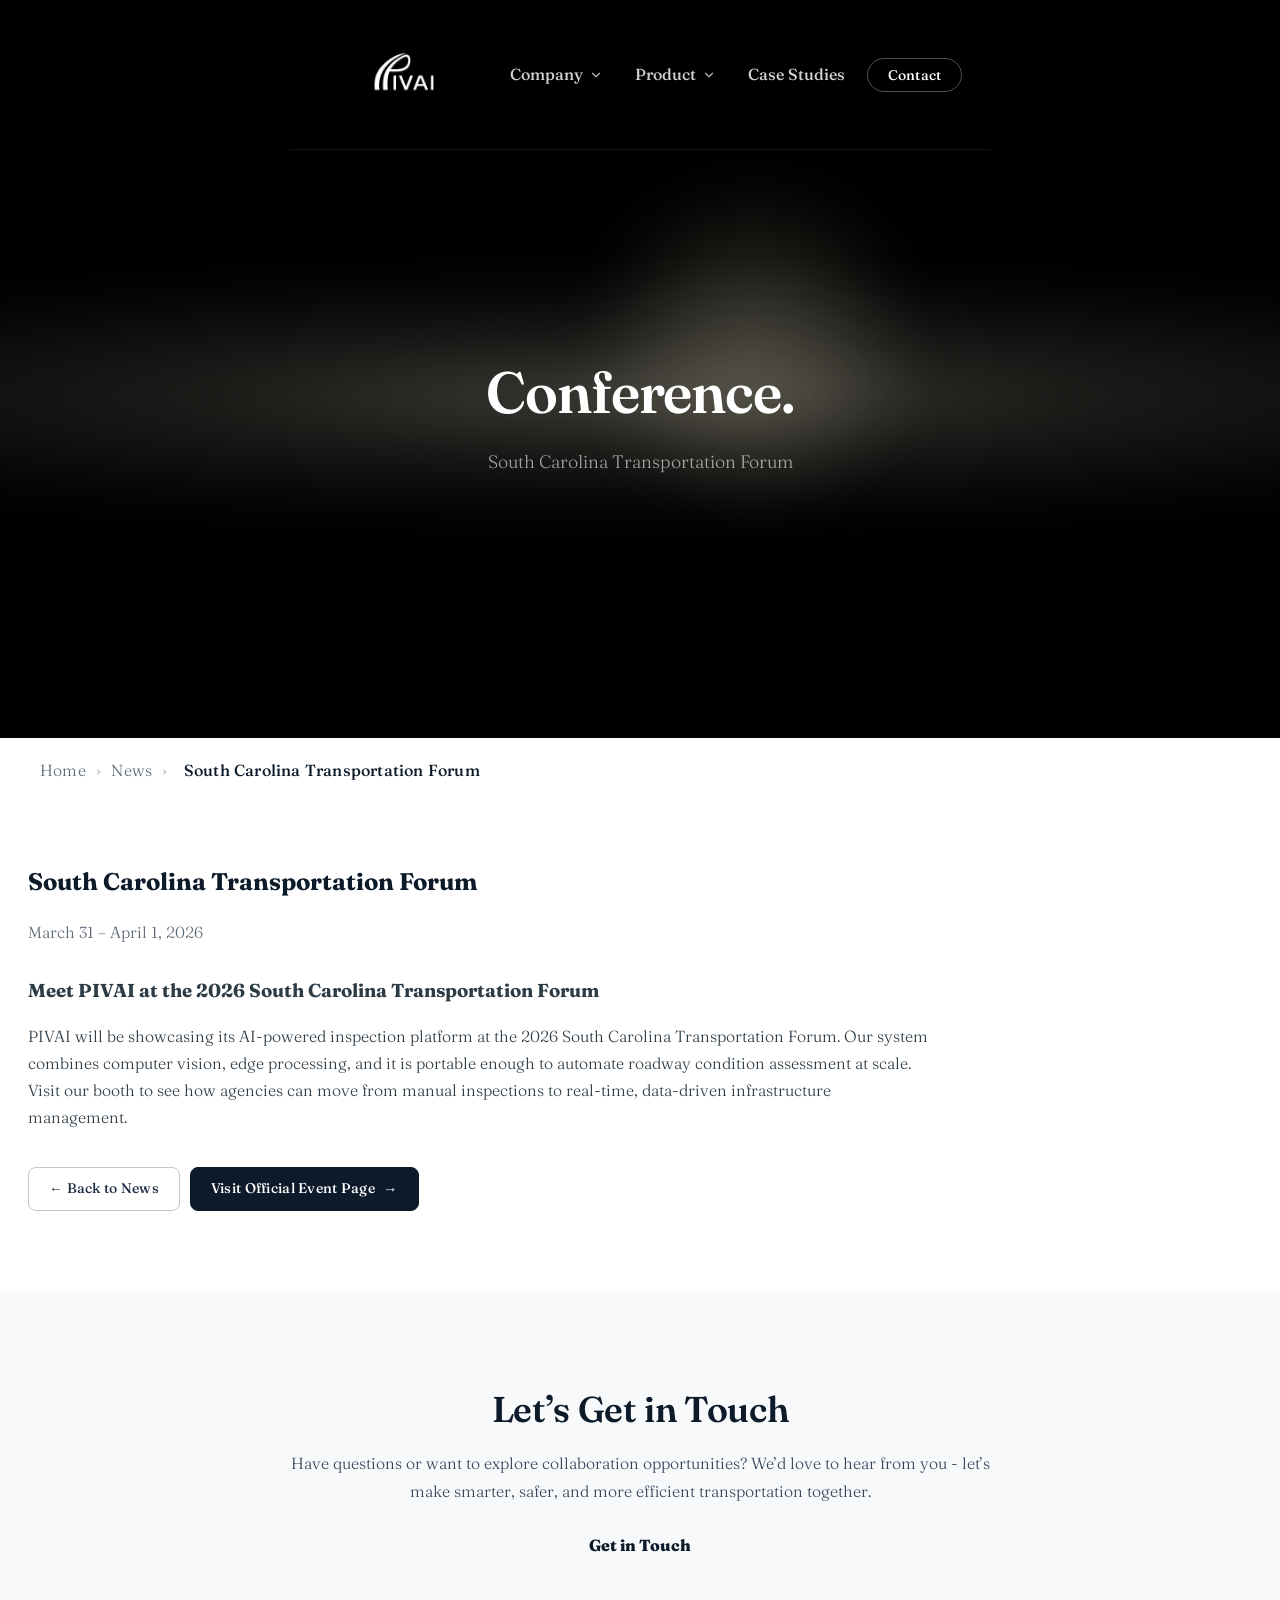
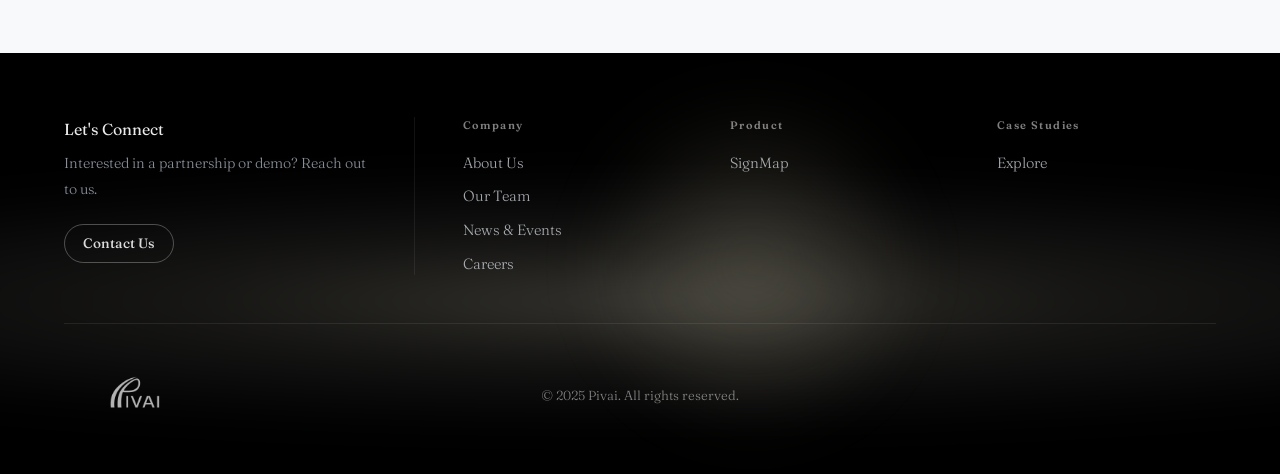
<file: scltap.html>
<!doctype html>
<html lang="en">

<head>
  <meta charset="utf-8">
  <meta name="viewport" content="width=device-width, initial-scale=1">

  <title>South Carolina Transportation Forum | Pivai</title>

  <link rel="preconnect" href="https://fonts.gstatic.com" crossorigin>

  <link href="https://fonts.googleapis.com/css2?family=Plus+Jakarta+Sans:wght@200;300;400;600&display=swap"
    rel="stylesheet">
  <link href="https://fonts.googleapis.com/css2?family=Manrope:wght@200;300;400;500&display=swap" rel="stylesheet">
  <link href="https://fonts.googleapis.com/css2?family=Fraunces:opsz,wght@9..144,300;9..144,400;9..144,500;9..144,600&display=swap"
    rel="stylesheet">
  <link href="https://fonts.googleapis.com/css2?family=Urbanist:wght@200;300;400;500;600&display=swap" rel="stylesheet">

  <link rel="stylesheet" href="styles.css">
  <link rel="stylesheet" href="about.css">
  <link rel="stylesheet" href="contact.css">
  <link rel="stylesheet" href="news.css">

  <!-- Page-specific polish (button + slight spacing) -->
  <style>
    .event-btn {
      display: inline-flex;
      align-items: center;
      gap: 8px;
      padding: 10px 20px;
      border-radius: 8px;
      font-family: "Fraunces", Georgia, serif;
      font-size: 0.875rem;
      font-weight: 500;
      letter-spacing: 0.02em;
      background: transparent;
      color: #22304a;
      border: 1px solid rgba(12, 26, 42, 0.25);
      transition: background .2s ease, border-color .2s ease, color .2s ease;
      text-decoration: none;
    }

    .event-btn:hover {
      background: #0c1a2a;
      border-color: #0c1a2a;
      color: #fff;
    }

    .event-btn.primary {
      background: #0c1a2a;
      color: #fff;
      border-color: #0c1a2a;
    }

    .event-btn.primary:hover {
      background: #1a2e45;
      border-color: #1a2e45;
    }

    .event-btn .arrow {
      transition: transform .2s ease;
      font-size: 0.9rem;
    }

    .event-btn:hover .arrow {
      transform: translateX(3px);
    }

    /* optional: keep the content block readable + consistent */
    .event-content {
      margin-top: 30px;
      max-width: 900px;
      line-height: 1.7;
      color: #2d3b45;
    }
  </style>

</head>

<body>

  <!-- HEADER -->
  <header class="site-header" role="banner">
    <div class="header-grid" id="headerGrid">
      <!-- Logo -->
      <a class="brand" href="index.html" aria-label="PivaiTech home">
        <img src="images/newlogo.png" alt="PivaiTech logo" />
      </a>

      <!-- NAV (click-to-open) -->
      <nav class="primary-nav" role="navigation" aria-label="Main Navigation">
        <ul class="menu" role="menubar">
          <!-- COMPANY (3-column) -->
          <li class="menu-item mega" role="none">
            <button class="dropdown-toggle" role="menuitem" aria-haspopup="true" aria-expanded="false">
              <span class="label">Company</span>
              <svg class="chevron" width="14" height="14" viewBox="0 0 24 24" aria-hidden="true">
                <path d="M6 9l6 6 6-6" fill="none" stroke="currentColor" stroke-width="2" stroke-linecap="round"
                  stroke-linejoin="round" />
              </svg>
            </button>
            <div class="mega-panel" role="menu" aria-label="Company">
              <div class="mega3">
                <!-- Left: title + short description -->
                <div class="col intro">
                  <h3>Company</h3>
                  <p>Pioneering AI-powered infrastructure with a global vision.</p>
                </div>

                <!-- Middle: big links driving the preview -->
                <div class="col links">
                  <a class="mega-link is-active" href="about.html" data-preview-img="images/newlogo.png"
                    data-preview-title="About Us" data-preview-desc="Who we are, what we do, and how we build.">About
                    Us</a>

                  <a class="mega-link" href="team.html" data-preview-img="images/newlogo.png"
                    data-preview-title="Our people"
                    data-preview-desc="Meet the leadership and the builders behind PivaiTech.">Our Team</a>

                  <a class="mega-link" href="news.html" data-preview-img="images/newlogo.png"
                    data-preview-title="News & Events"
                    data-preview-desc="Discover the latest announcements and where to meet us.">News & Events</a>

                  <a class="mega-link" href="careers.html" data-preview-img="images/newlogo.png"
                    data-preview-title="Careers"
                    data-preview-desc="Help us design the next decade of intelligent infrastructure.">Careers</a>
                </div>

                <!-- Right: live preview -->
                <div class="col preview">
                  <figure>
                    <img src="images/newlogo.png" alt="PivaiTech logo">
                    <figcaption>
                      <h4>About Us</h4>
                      <p>Who we are, what we do, and how we build.</p>
                    </figcaption>
                  </figure>
                </div>
              </div>
            </div>
          </li>

          <!-- PRODUCTS (3-column) -->
          <li class="menu-item mega" role="none">
            <button class="dropdown-toggle" role="menuitem" aria-haspopup="true" aria-expanded="false">
              <span class="label">Product</span>
              <svg class="chevron" width="14" height="14" viewBox="0 0 24 24" aria-hidden="true">
                <path d="M6 9l6 6 6-6" fill="none" stroke="currentColor" stroke-width="2" stroke-linecap="round"
                  stroke-linejoin="round" />
              </svg>
            </button>
            <div class="mega-panel" role="menu" aria-label="Product">
              <div class="mega3">
                <div class="col links">
                  <a class="mega-link is-active" href="signmap.html" data-preview-img="images/sign3.png"
                    data-preview-title="Signmap"
                    data-preview-desc="Real-time infrastructure perception powered by AI.">Signmap</a>
                </div>

                <div class="col preview">
                  <figure>
                    <img src="images/sign3.png" alt="">
                    <figcaption>
                      <p>Real-time infrastructure perception powered by AI.</p>
                    </figcaption>
                  </figure>
                </div>
              </div>
            </div>
          </li>

          <!-- CASE STUDIES -->
          <li class="menu-item" role="none">
            <a class="dropdown-toggle" href="case-studies.html">Case Studies</a>
          </li>
        </ul>
      </nav>

      <!-- Right: Language + minimal Contact -->
      <div class="right-controls">

        <a class="btn ghost" href="contact.html">Contact</a>
      </div>
    </div>

    <!-- Thin divider under header -->
    <div class="rule rule-header"></div>

    <!-- Tagline -->
    <div class="tagline c-tagline">
      <div class="tagline-inner c-tagline-inner">
        <h1 class="c-title">Conference.</h1>
        <p class="c-subtitle">South Carolina Transportation Forum</p>
      </div>
    </div>

    <!-- Thin divider under tagline -->
    <div class="rule rule-tagline"></div>
  </header>

  <!-- HERO -->
  <section class="hero" aria-label="Company hero background">
    <div class="overlay" aria-hidden="true"></div>
  </section>

  <!-- MAIN -->
  <main>

    <!-- Breadcrumb (reveal on scroll) -->
    <nav class="breadcrumb" aria-label="Breadcrumb" data-reveal>
      <a href="index.html">Home</a>
      <span>›</span>
      <a href="news.html">News</a>
      <span>›</span>
      <span class="current">South Carolina Transportation Forum</span>
    </nav>

    <!-- Main section reveal -->
    <section class="news wrap" data-reveal>

      <h2>South Carolina Transportation Forum</h2>

      <p style="margin-top:10px;color:#5a6675;" data-reveal>
        March 31 – April 1, 2026
      </p>

      <!-- Stagger content: paragraphs reveal one-by-one -->
      <div class="event-content" data-reveal-stagger>

        <h3 style="margin-bottom:15px;" data-reveal>
          Meet PIVAI at the 2026 South Carolina Transportation Forum
        </h3>

        <p>
          PIVAI will be showcasing its AI-powered inspection platform at the 2026 South Carolina Transportation Forum.
          Our system combines computer vision, edge processing, and it is portable enough to automate roadway condition
          assessment at scale.
          Visit our booth to see how agencies can move from manual inspections to real-time, data-driven infrastructure
          management.

        </p>

      </div>

      <!-- Button reveal -->
      <div style="margin-top:36px;max-width:900px;display:flex;gap:10px;flex-wrap:wrap;" data-reveal>
        <a href="news.html" class="event-btn">
          &#8592; Back to News
        </a>
        <a href="https://scltap.org/2026-south-carolina-transportation-forum/" class="event-btn primary" target="_blank"
          rel="noopener">
          Visit Official Event Page <span class="arrow" aria-hidden="true">→</span>
        </a>
      </div>

    </section>

    <!-- Get in touch reveal -->
    <section class="get-in-touch" data-reveal>
      <div class="get-in-touch__inner">
        <h2>Let’s Get in Touch</h2>
        <p>
          Have questions or want to explore collaboration opportunities?
          We’d love to hear from you - let’s make smarter, safer, and more efficient
          transportation together.
        </p>
        <a href="contact.html" class="btn-ghost">Get in Touch</a>
      </div>
    </section>

  </main>

  <!-- FOOTER reveal -->
  <footer class="footer" data-reveal>
    <div class="footer-top">
      <div>
        <h4>Let's Connect</h4>
        <p>Interested in a partnership or demo? Reach out to us.</p>
        <a href="contact.html" class="btn">Contact Us</a>
      </div>

      <div>
        <h4>Company</h4>
        <ul>
          <li><a href="about.html">About Us</a></li>
          <li><a href="team.html">Our Team</a></li>
          <li><a href="news.html">News &amp; Events</a></li>
          <li><a href="careers.html">Careers</a></li>
        </ul>
      </div>

      <div>
        <h4>Product</h4>
        <ul>
          <li><a href="signmap.html">SignMap</a></li>
        </ul>
      </div>

      <div>
        <h4>Case Studies</h4>
        <ul>
          <li><a href="case-studies.html">Explore</a></li>
        </ul>
      </div>
    </div>

    <div class="footer-bottom">
      <div class="footer-col logo-col">
        <a href="index.html" aria-label="PivaiTech home">
          <img src="images/newlogo.png" alt="PivaiTech Logo">
        </a>
      </div>

      <div class="footer-col text-col">
        <p>&copy; 2025 Pivai. All rights reserved.</p>
      </div>

      <div class="footer-col social-col" aria-label="Social links">
        <a href="#"><i class="fab fa-linkedin"></i></a>
        <a href="#"><i class="fab fa-youtube"></i></a>
        <a href="#"><i class="fab fa-x-twitter"></i></a>
        <a href="#"><i class="fab fa-facebook"></i></a>
        <a href="#"><i class="fab fa-instagram"></i></a>
      </div>
    </div>
  </footer>

  <script src="script.js"></script>

</body>

</html>
</file>
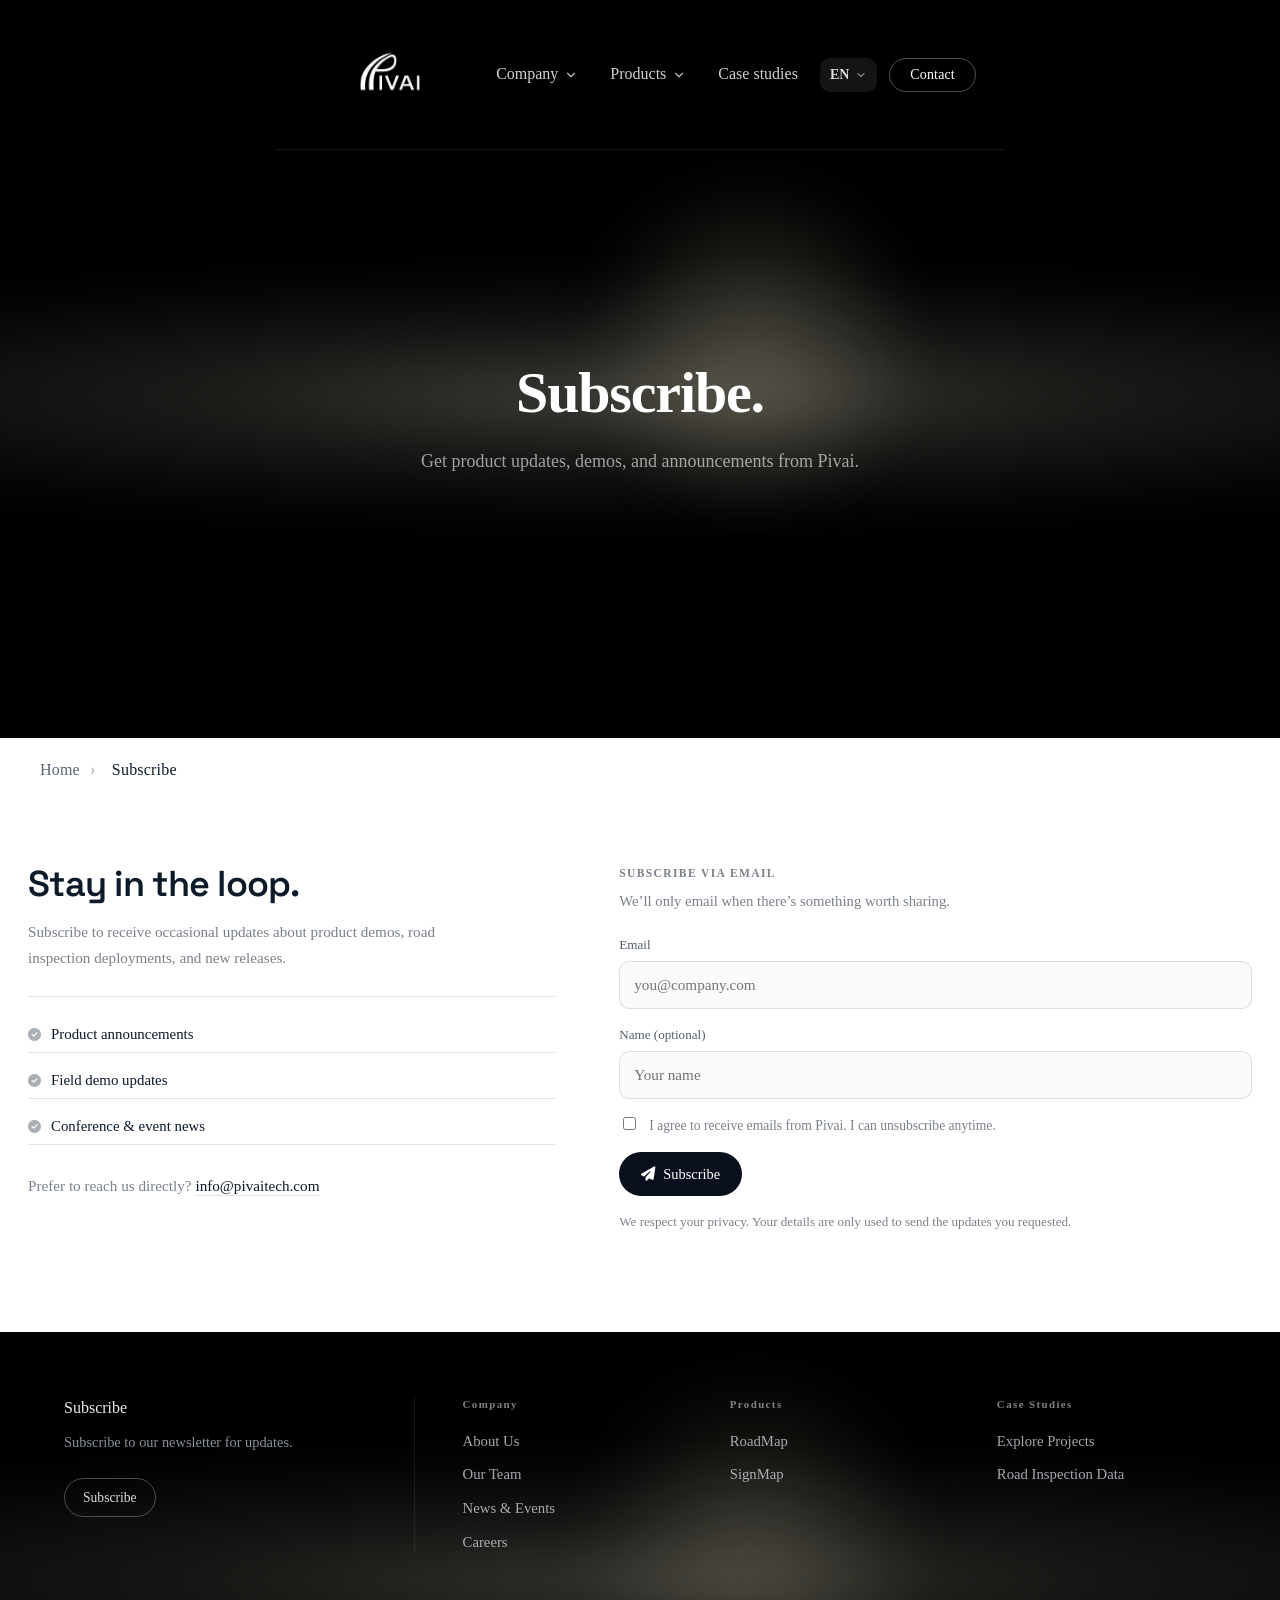
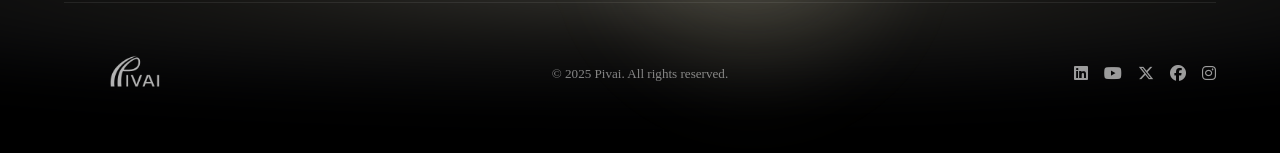
<file: subscribe.html>
<!doctype html>
<html lang="en">

<head>
  <meta charset="utf-8" />
  <meta name="viewport" content="width=device-width, initial-scale=1" />
  <title>Subscribe | Pivai</title>

  <link rel="preconnect" href="https://fonts.gstatic.com" crossorigin>
  <link href="https://fonts.googleapis.com/css2?family=Plus+Jakarta+Sans:wght@200;300;400;600&display=swap"
    rel="stylesheet">
  <link href="https://fonts.googleapis.com/css2?family=Manrope:wght@200;300;400;500&display=swap" rel="stylesheet">
  <link href="https://fonts.googleapis.com/css2?family=Space+Grotesk:wght@300;400;500;600&display=swap"
    rel="stylesheet">

  <link rel="stylesheet" href="https://cdnjs.cloudflare.com/ajax/libs/font-awesome/6.4.2/css/all.min.css">

  <link rel="stylesheet" href="styles.css" />
  <link rel="stylesheet" href="subscribe.css" />
  <!-- optional: if your footer relies on news.css styles, keep this -->
  <link rel="stylesheet" href="news.css" />
</head>

<body>
  <!-- HEADER (same system so script.js still works) -->
  <header class="site-header" role="banner">
    <div class="header-grid" id="headerGrid">
      <a class="brand" href="index.html" aria-label="PivaiTech home">
        <img src="images/newlogo.png" alt="PivaiTech logo" />
      </a>

      <nav class="primary-nav" role="navigation" aria-label="Main Navigation">
        <ul class="menu" role="menubar">
          <!-- COMPANY -->
          <li class="menu-item mega" role="none">
            <button class="dropdown-toggle" role="menuitem" aria-haspopup="true" aria-expanded="false">
              <span class="label">Company</span>
              <svg class="chevron" width="14" height="14" viewBox="0 0 24 24" aria-hidden="true">
                <path d="M6 9l6 6 6-6" fill="none" stroke="currentColor" stroke-width="2" stroke-linecap="round"
                  stroke-linejoin="round" />
              </svg>
            </button>

            <div class="mega-panel" role="menu" aria-label="Company">
              <div class="mega3">
                <div class="col intro">
                  <h3>Company</h3>
                  <p>Pioneering AI-powered infrastructure with a global vision.</p>
                </div>

                <div class="col links">
                  <a class="mega-link is-active" href="about.html" data-preview-img="images/newlogo.png"
                    data-preview-title="About Us" data-preview-desc="Who we are, what we do, and how we build.">About
                    Us</a>

                  <a class="mega-link" href="team.html" data-preview-img="images/newlogo.png"
                    data-preview-title="Our people"
                    data-preview-desc="Meet the leadership and the builders behind PivaiTech.">Our Team</a>

                  <a class="mega-link" href="news.html" data-preview-img="images/newlogo.png"
                    data-preview-title="News & Events"
                    data-preview-desc="Discover the latest announcements and where to meet us.">News & Events</a>

                  <a class="mega-link" href="careers.html" data-preview-img="images/newlogo.png"
                    data-preview-title="Careers"
                    data-preview-desc="Help us design the next decade of intelligent infrastructure.">Careers</a>
                </div>

                <div class="col preview">
                  <figure>
                    <img src="images/newlogo.png" alt="PivaiTech logo">
                    <figcaption>
                      <h4>About Us</h4>
                      <p>Who we are, what we do, and how we build.</p>
                    </figcaption>
                  </figure>
                </div>
              </div>
            </div>
          </li>

          <!-- PRODUCTS -->
          <li class="menu-item mega" role="none">
            <button class="dropdown-toggle" role="menuitem" aria-haspopup="true" aria-expanded="false">
              <span class="label">Products</span>
              <svg class="chevron" width="14" height="14" viewBox="0 0 24 24" aria-hidden="true">
                <path d="M6 9l6 6 6-6" fill="none" stroke="currentColor" stroke-width="2" stroke-linecap="round"
                  stroke-linejoin="round" />
              </svg>
            </button>

            <div class="mega-panel" role="menu" aria-label="Products">
              <div class="mega3">
                <div class="col intro">
                  <h3>Products</h3>
                  <p>Innovative AI solutions that redefine accuracy and control.</p>
                </div>

                <div class="col links">
                  <a class="mega-link is-active" href="roadmap.html" data-preview-img="images/Roadmap.jpeg"
                    data-preview-title="Roadmap"
                    data-preview-desc="Advanced AI-powered navigation and route intelligence.">Roadmap</a>

                  <a class="mega-link" href="signmap.html" data-preview-img="images/sign3.png"
                    data-preview-title="Signmap"
                    data-preview-desc="Real-time road sign detection and classification with precision vision.">Signmap</a>
                </div>

                <div class="col preview">
                  <figure>
                    <img src="images/Roadmap.jpeg" alt="">
                    <figcaption>
                      <h4>Roadmap</h4>
                      <p>Advanced AI-powered navigation and route intelligence.</p>
                    </figcaption>
                  </figure>
                </div>
              </div>
            </div>
          </li>

          <!-- CASE STUDIES -->

          <li class="menu-item" role="none">
            <a class="dropdown-toggle" href="case-studies.html" role="menuitem">
              <span class="label">Case studies</span>
            </a>
          </li>
        </ul>
      </nav>

      <div class="right-controls">
        <div class="lang dropdown">
          <button class="lang-toggle" aria-haspopup="true" aria-expanded="false" aria-label="Select language">
            <span class="code">EN</span>
            <svg class="chevron" width="12" height="12" viewBox="0 0 24 24" aria-hidden="true">
              <path d="M6 9l6 6 6-6" fill="none" stroke="currentColor" stroke-width="2" stroke-linecap="round"
                stroke-linejoin="round" />
            </svg>
          </button>
          <ul class="lang-menu" role="menu">
            <li role="none"><button role="menuitem" data-lang="FR">FR</button></li>
            <li role="none"><button role="menuitem" data-lang="DE">DE</button></li>
            <li role="none"><button role="menuitem" data-lang="ES">ES</button></li>
            <li role="none"><button role="menuitem" data-lang="IT">IT</button></li>
          </ul>
        </div>

        <a class="btn ghost" href="contact.html" aria-current="page">Contact</a>
      </div>
    </div>

    <div class="rule rule-header"></div>
    <div class="tagline c-tagline">
      <div class="tagline-inner c-tagline-inner">
        <h1 class="c-title">Subscribe.</h1>
        <p class="c-subtitle">Get product updates, demos, and announcements from Pivai.</p>
      </div>
    </div>

    <div class="rule rule-tagline"></div>
  </header>

  <section class="hero" aria-label="Subscribe hero background">
    <div class="overlay" aria-hidden="true"></div>
  </section>

  <main id="main-content">
    <nav class="breadcrumb" aria-label="Breadcrumb" data-reveal>
      <a href="index.html">Home</a>
      <span>›</span>
      <span class="current">Subscribe</span>
    </nav>

    <!-- Subscribe section -->
    <section class="sb-section" data-reveal>
      <div class="sb-container">
        <div class="sb-grid">
          <!-- Left: text -->
          <div class="sb-copy">
            <h2>Stay in the loop.</h2>
            <p>
              Subscribe to receive occasional updates about product demos, road inspection deployments,
              and new releases.
            </p>

            <ul class="sb-points">
              <li><i class="fa-solid fa-circle-check" aria-hidden="true"></i> Product announcements</li>
              <li><i class="fa-solid fa-circle-check" aria-hidden="true"></i> Field demo updates</li>
              <li><i class="fa-solid fa-circle-check" aria-hidden="true"></i> Conference &amp; event news</li>
            </ul>

            <p class="sb-alt">
              Prefer to reach us directly? <a href="mailto:info@pivaitech.com">info@pivaitech.com</a>
            </p>
          </div>

          <!-- Right: form -->
          <div class="sb-form">
            <h3>Subscribe via email</h3>
            <p class="sb-sub">We’ll only email when there’s something worth sharing.</p>

            <form id="subscribeForm" class="sb-form-el" novalidate>
              <div class="sb-field">
                <label for="sbEmail">Email</label>
                <input id="sbEmail" name="email" type="email" autocomplete="email" placeholder="you@company.com"
                  required>
                <div class="sb-help" id="sbEmailHelp">Please enter a valid email address.</div>
              </div>

              <div class="sb-field">
                <label for="sbName">Name (optional)</label>
                <input id="sbName" name="name" type="text" autocomplete="name" placeholder="Your name">
              </div>

              <label class="sb-consent">
                <input id="sbConsent" type="checkbox" required>
                I agree to receive emails from Pivai. I can unsubscribe anytime.
              </label>

              <button type="submit" class="sb-submit">
                <i class="fa-solid fa-paper-plane" aria-hidden="true"></i>
                Subscribe
              </button>

              <p class="sb-privacy">
                We respect your privacy. Your details are only used to send the updates you requested.
              </p>
            </form>
          </div>
        </div>
      </div>
    </section>
  </main>

  <!-- Success Toast -->
  <div class="sb-toast" id="sbToast" role="status" aria-live="polite" aria-atomic="true" hidden>
    <div class="sb-toast__card">
      <div class="sb-toast__icon" aria-hidden="true">
        <i class="fa-solid fa-circle-check"></i>
      </div>
      <div class="sb-toast__content">
        <div class="sb-toast__title">You're subscribed!</div>
        <div class="sb-toast__text" id="sbToastText">Thanks for joining Pivai updates.</div>
      </div>
      <button class="sb-toast__close" type="button" aria-label="Close message">
        <i class="fa-solid fa-xmark"></i>
      </button>
    </div>
  </div>

  <!-- Footer (keep your existing footer as-is) -->
  <footer class="footer" data-reveal>
    <div class="footer-top">
      <div>
        <h4>Subscribe</h4>
        <p>Subscribe to our newsletter for updates.</p>
        <a href="subscribe.html" class="btn">Subscribe</a>
      </div>

      <div>
        <h4>Company</h4>
        <ul>
          <li><a href="about.html">About Us</a></li>
          <li><a href="team.html">Our Team</a></li>
          <li><a href="news.html">News &amp; Events</a></li>
          <li><a href="careers.html">Careers</a></li>
        </ul>
      </div>

      <div>
        <h4>Products</h4>
        <ul>
          <li><a href="roadmap.html">RoadMap</a></li>
          <li><a href="signmap.html">SignMap</a></li>
        </ul>
      </div>

      <div>
        <h4>Case Studies</h4>
        <ul>
          <li><a href="case-studies.html">Explore Projects</a></li>
          <li><a href="case-studies.html">Road Inspection Data</a></li>
        </ul>
      </div>
    </div>

    <div class="footer-bottom">
      <div class="footer-col logo-col">
        <a href="index.html" aria-label="PivaiTech home">
          <img src="images/newlogo.png" alt="PivaiTech Logo">
        </a>
      </div>

      <div class="footer-col text-col">
        <p>&copy; 2025 Pivai. All rights reserved.</p>
      </div>

      <div class="footer-col social-col" aria-label="Social links">
        <a href="#"><i class="fab fa-linkedin"></i></a>
        <a href="#"><i class="fab fa-youtube"></i></a>
        <a href="#"><i class="fab fa-x-twitter"></i></a>
        <a href="#"><i class="fab fa-facebook"></i></a>
        <a href="#"><i class="fab fa-instagram"></i></a>
      </div>
    </div>
  </footer>

  <script>
    // Footer year
    const y = document.getElementById('year');
    if (y) y.textContent = new Date().getFullYear();

    // Subscribe (front-end demo)
    const form = document.getElementById('subscribeForm');
    const email = document.getElementById('sbEmail');
    const consent = document.getElementById('sbConsent');
    const emailHelp = document.getElementById('sbEmailHelp');

    const toast = document.getElementById('sbToast');
    const toastText = document.getElementById('sbToastText');
    const toastClose = toast.querySelector('.sb-toast__close');

    let toastTimer = null;

    function isValidEmail(v) {
      return /^[^\s@]+@[^\s@]+\.[^\s@]+$/.test(String(v || '').trim());
    }

    function showToast(message) {
      toastText.textContent = message;
      toast.hidden = false;
      toast.classList.remove('is-hide');
      toast.classList.add('is-show');

      if (toastTimer) clearTimeout(toastTimer);
      toastTimer = setTimeout(() => hideToast(), 4500);
    }

    function hideToast() {
      toast.classList.remove('is-show');
      toast.classList.add('is-hide');
      if (toastTimer) clearTimeout(toastTimer);
      toastTimer = null;

      // wait for animation then hide
      setTimeout(() => { toast.hidden = true; }, 220);
    }

    toastClose.addEventListener('click', hideToast);

    form.addEventListener('submit', (e) => {
      e.preventDefault();

      // basic validation UI
      const em = email.value.trim();
      const okEmail = isValidEmail(em);
      const okConsent = consent.checked;

      form.classList.remove('has-error');
      email.classList.remove('is-invalid');
      emailHelp.style.display = 'none';

      if (!okEmail) {
        form.classList.add('has-error');
        email.classList.add('is-invalid');
        emailHelp.style.display = 'block';
        email.focus();
        return;
      }

      if (!okConsent) {
        showToast("Please confirm consent to receive emails.");
        consent.focus();
        return;
      }

      // success (no backend yet)
      form.reset();
      showToast(`Thanks! ${em} is subscribed to PivaiTech updates.`);
    });
  </script>

  <script src="script.js"></script>
</body>

</html>
</file>
<file: styles.css>
/* =========================================================
   0) TOKENS / RESET
========================================================= */
*, *::before, *::after { box-sizing: border-box; }
html, body { height: 100%; }
html { scroll-behavior: smooth; }

:root{
  --fg: #0c1a2a;
  --fg-soft: #1a2d44;
  --muted: #6d7b90;

  --page-bg: #ffffff;
  --surface: #ffffff;
  --surface-2: #f7f9fc;

  --rule-dark: rgba(12, 26, 42, 0.10);
  --rule-light: rgba(255, 255, 255, 0.55);

  --container: 1280px;

  --panel-radius: 14px;
  --panel-shadow: 0 28px 56px rgba(0,0,0,0.28);

  --brand-underline: #e6eefb;
  --hero-text: #f4f7fb;

  --radius-sm: 10px;
  --radius-md: 14px;
  --radius-lg: 18px;

  --shadow-sm: 0 8px 24px rgba(0,0,0,0.08);
  --shadow-md: 0 14px 40px rgba(0,0,0,0.12);
  --shadow-lg: 0 28px 60px rgba(0,0,0,0.18);

  --font-base: "Fraunces", Georgia, serif;
}

body{
  margin: 0;
  color: var(--fg);
  background: var(--page-bg);
  font-family: var(--font-base);
  font-weight: 300;
  line-height: 1.55;
}

img{ display:block; max-width:100%; height:auto; }
button{ font:inherit; cursor:pointer; background:none; border:0; }
a{ color:inherit; text-decoration:none; }

.container{
  max-width: var(--container);
  margin: 0 auto;
  padding: 0 28px;
}

/* =========================================================
   1) HERO
========================================================= */
.hero{
  height: 82vh;
  background: #000;
  position: relative;
  overflow: hidden;
}
.hero .overlay{ display: none; }

.hero::before,
.hero::after{
  content: "";
  position: absolute;
  border-radius: 999px;
  pointer-events: none;
}
/* Galactic band — wide horizontal stripe */
.hero::before{
  width: 180%; height: 260px;
  left: -40%; top: 36%;
  background: radial-gradient(ellipse at 50% 50%,
    rgba(255,250,228,0.26) 0%,
    rgba(210,205,185,0.13) 28%,
    rgba(155,160,185,0.05) 55%,
    transparent 70%
  );
  filter: blur(22px);
}
/* Galactic core — brighter warm centre */
.hero::after{
  width: 380px; height: 340px;
  left: 44%; top: 24%;
  background: radial-gradient(circle at 50% 50%,
    rgba(255,248,210,0.22) 0%,
    rgba(240,230,190,0.10) 40%,
    transparent 65%
  );
  filter: blur(32px);
}

/* =========================================================
   INTRO SPLASH
========================================================= */
.intro-splash{
  position: fixed;
  inset: 0;
  z-index: 99999;
  background: #ffffff;
  display: flex;
  align-items: center;
  justify-content: center;
  transition: opacity 0.9s ease;
}
.intro-splash.fade-out{
  opacity: 0;
  pointer-events: none;
}
.intro-splash.gone{
  display: none;
}
.intro-logo{
  width: 360px;
  filter: brightness(0);
  opacity: 0;
  transform: translateY(8px);
  animation: introLogoIn 0.6s ease 0.15s forwards;
}
@keyframes introLogoIn{
  to{ opacity: 1; transform: translateY(0); }
}

/* =========================================================
   2) HEADER
========================================================= */
.site-header{
  position: absolute;
  inset: 0 0 auto 0;
  height: 82vh;
  z-index: 10;
  display: flex;
  flex-direction: column;
}

.header-grid{
  max-width: var(--container);
  margin: 0 auto;
  padding: 18px 28px;
  display: grid;
  grid-template-columns: auto 1fr auto;
  align-items: center;
  gap: 20px;
  border-bottom: 1px solid rgba(255,255,255,0.08);
}

.brand{
  display: inline-flex;
  align-items: center;
}
.brand img{
  width: 170px;
  filter: brightness(0) invert(1) drop-shadow(0 1px 0 rgba(255,255,255,0.35));
}

/* Thin rules under header/tagline */
.rule{ height:1px; background:var(--rule-dark); margin:12px 0 0; }
.rule-header{ display: none; }
.rule-tagline{ display: none; }

/* =========================================================
   3) NAVIGATION
========================================================= */
.primary-nav{ justify-self: center; }
.menu{ list-style:none; display:flex; gap:28px; margin:0; padding:0; }
.menu-item{ position: relative; }

.dropdown-toggle{
  position: relative;
  display: inline-flex; align-items:center; gap:6px;
  color: rgba(255,255,255,0.82);
  padding: 8px 2px;
  font-size: 16px; font-weight: 500;
  opacity: 1;
  transition: opacity 0.18s ease, color 0.18s ease;
}
.dropdown-toggle:hover{ opacity:1; }
.dropdown-toggle .chevron{ transition: transform 0.18s ease; opacity:0.9; }
.menu-item.open > .dropdown-toggle .chevron{ transform: rotate(180deg); }

.dropdown-toggle::after{
  content:"";
  position:absolute; left:0; right:0; bottom:-14px; height:2px;
  background: rgba(255,255,255,0.8);
  transform: scaleX(0); transform-origin: center;
  opacity: 0;
  transition: transform 0.2s ease, opacity 0.2s ease;
}
.dropdown-toggle:hover::after,
.menu-item.open > .dropdown-toggle::after{
  transform: scaleX(1);
  opacity: 0.95;
}

/* =========================================================
   4) TAGLINE + CTAs
========================================================= */
.tagline{
  flex: 1;
  display: flex;
  flex-direction: column;
  align-items: center;
  justify-content: center;
  padding-bottom: 72px;
}
.tagline-inner{
  max-width: var(--container);
  width: 100%;
  margin: 0 auto;
  padding: 0 28px;
  color: #fff;
}

.tagline h1{
  font-weight: 600;
  font-size: clamp(30px, 5vw, 58px);
  margin: 8px 0 10px;
  letter-spacing: -0.02em;
  text-align: center;
}

.tagline p{
  max-width: 740px;
  margin: 0 auto;
  color: rgba(255,255,255,0.60);
  font-size: clamp(14px, 1.8vw, 18px);
  text-align: center;
}

.cta-row{
  max-width: var(--container);
  margin: 0 auto;
  padding: 0 28px 52px;
  display: flex; flex-wrap: wrap; gap: 12px;
  justify-content: center;
  flex-shrink: 0;
}

/* CTA button base */
.cta, .btn.ghost{
  display: inline-flex;
  align-items: center;
  justify-content: center;
  font-weight: 500;
  font-size: 14px;
  line-height: 1;
  border-radius: 100px;
  padding: 11px 26px;
  transition: background 0.2s ease, border-color 0.2s ease,
              box-shadow 0.2s ease, transform 0.2s ease, color 0.2s ease;
  text-decoration: none;
  letter-spacing: 0.01em;
}

/* Solid variant */
.cta.solid{
  background: rgba(255,255,255,0.92);
  color: #0a0f1e;
  border: 1.5px solid transparent;
}
.cta.solid:hover{
  background: #fff;
  transform: translateY(-1px);
  box-shadow: 0 6px 22px rgba(0,0,0,0.35);
}

/* Outline variant */
.cta.outline{
  background: transparent;
  color: rgba(255,255,255,0.88);
  border: 1.5px solid rgba(255,255,255,0.32);
}
.cta.outline:hover{
  background: rgba(255,255,255,0.07);
  border-color: rgba(255,255,255,0.65);
}

/* Ghost text variant — sliding underline like about-link */
.cta.ghost-cta{
  position: relative;
  background: transparent;
  border: none;
  color: #ffffff;
  padding: 11px 6px 14px;
  border-radius: 0;
  font-weight: 650;
  font-size: 15px;
  text-decoration: none;
}
.cta.ghost-cta::after{
  content: "";
  position: absolute;
  left: 6px; right: 6px; bottom: 9px;
  height: 2px;
  background: currentColor;
  transform: scaleX(0);
  transform-origin: left;
  transition: transform 0.25s ease;
}
.cta.ghost-cta:hover::after,
.cta.ghost-cta:focus-visible::after{ transform: scaleX(1); }

/* Contact button in nav */
.btn.ghost{
  background: transparent;
  border: 1.5px solid rgba(255,255,255,0.30);
  color: #ffffff;
  padding: 9px 20px;
  border-radius: 100px;
  font-weight: 500;
  font-size: 14px;
}
.btn.ghost:hover{
  background: rgba(255,255,255,0.08);
  border-color: rgba(255,255,255,0.55);
}

.cta:focus-visible, .btn.ghost:focus-visible{
  outline: 2px solid rgba(255,255,255,0.55);
  outline-offset: 2px;
}

/* =========================================================
   5) MEGA MENUS (unchanged layout, slightly refined)
========================================================= */
.mega .mega-panel{
  position: fixed;
  top: var(--panel-top, 100px);
  left: 50%;
  width: min(1120px, 92vw);
  background: #ffffff;
  color: var(--fg);
  border-radius: var(--panel-radius);
  box-shadow: var(--panel-shadow);
  border: 1px solid rgba(0,0,0,0.06);
  opacity: 0;
  transform: translateX(-50%) translateY(-8px) scale(0.985);
  pointer-events: none;
  transition: opacity 170ms ease, transform 170ms ease;
  z-index: 50;
}
.menu-item.open > .mega-panel{
  opacity: 1;
  transform: translateX(-50%) translateY(0) scale(1);
  pointer-events: auto;
}

.mega3{
  display:grid;
  grid-template-columns: 1.2fr 0.9fr 1.3fr;
  gap: 28px;
  padding: 28px;
  align-items:start;
}
.mega3 .intro h3{
  font-size: 28px; font-weight: 600; margin: 0 0 10px;
}
.mega3 .intro p{ margin:0; color:#4c5b73; line-height:1.6; }
.mega3 .intro::after,
.mega3 .links::after{
  content:""; position:absolute; top:0; right:-14px; width:1px; height:100%;
  background: rgba(12,26,42,0.12);
}
.mega3 .col{ position:relative; }
.mega3 .links{ display:grid; gap:16px; align-content:start; }
.mega3 .mega-link{
  display:block; font-size:20px; font-weight:700; color:#22304a; padding:6px 2px;
  transition: color 0.15s ease, transform 0.15s ease, opacity 0.15s ease;
}
.mega3 .mega-link.is-active{ color:#22304a; }
.mega3 .mega-link:hover{ color:#e32f3a; transform: translateX(2px); }
.mega3 .preview figure{ margin:0; display:grid; gap:10px; }
.mega3 .preview img{
  width:100%; height:220px; object-fit:contain;
}
/* Company nav card: logo needs to be visible on white background */
.menu-item.mega:first-child .mega3 .preview img{
  object-fit: contain;
  filter: brightness(0);
}
.mega3 .preview h4{ margin:0; font-size:18px; font-weight:700; }
.mega3 .preview p{ margin:4px 0 0; color:#51627a; font-size:14px; line-height:1.5; }

/* Product dropdown — clean 2-column layout */
.mega-panel[aria-label="Product"]{
  width: min(580px, 92vw);
}
.mega-panel[aria-label="Product"] .mega3{
  grid-template-columns: 1fr 1.4fr;
  gap: 32px;
  padding: 28px 32px;
  align-items: center;
}
.mega-panel[aria-label="Product"] .mega3 .links::after{
  content: "";
  position: absolute;
  top: 0; right: -16px;
  width: 1px; height: 100%;
  background: rgba(12,26,42,0.12);
  display: block;
}
.mega-panel[aria-label="Product"] .mega3 .mega-link{
  font-size: 24px;
  font-weight: 700;
  padding: 6px 2px;
}
.mega-panel[aria-label="Product"] .mega3 .preview img{
  height: 160px;
  object-fit: contain;
}
.mega-panel[aria-label="Product"] .mega3 .preview figure{
  gap: 8px;
}
.mega-panel[aria-label="Product"] .mega3 .preview h4{
  font-size: 15px;
  font-weight: 700;
}
.mega-panel[aria-label="Product"] .mega3 .preview p{
  font-size: 15px;
  line-height: 1.5;
}


/* Case Studies dropdown — 2-column, no preview */
.mega-panel[aria-label="Case studies"] { width: min(640px, 92vw); }
.mega-panel[aria-label="Case studies"] .mega3 { grid-template-columns: 1.2fr 1fr; }
.mega-panel[aria-label="Case studies"] .mega3 .links::after { display: none; }

@media (max-width: 980px){
  .mega3{ grid-template-columns: 1fr; gap:18px; }
  .mega3 .intro::after, .mega3 .links::after{ display:none; }
  .mega3 .preview img{ height:200px; }
}

/* =========================================================
   6) LANGUAGE DROPDOWN
========================================================= */
.right-controls{ display:flex; align-items:center; gap:12px; }
.lang{ position:relative; }

.lang-toggle{
  display:inline-flex; align-items:center; gap:6px;
  padding:6px 10px; border-radius:10px; cursor:pointer;
  color: rgba(255,255,255,0.85); background: rgba(255,255,255,0.08);
  font-size:14px; font-weight:600;
  border:none;
}
.lang .chevron{ transition:transform 0.18s ease; }
.lang.open .chevron{ transform:rotate(180deg); }

.lang-menu{
  position:fixed;
  top:var(--lang-top, 88px);
  left:var(--lang-left, 0px);
  width:68px; background:#fff; color:var(--fg);
  border-radius:10px; border:1px solid rgba(0,0,0,0.08);
  box-shadow:0 18px 40px rgba(0,0,0,0.26);
  padding:6px 0;
  z-index:100;
  opacity:0; transform:translateY(-8px) scale(0.98); pointer-events:none;
  transition:opacity 150ms ease, transform 150ms ease;
}
.lang.open .lang-menu{ opacity:1; transform:translateY(0) scale(1); pointer-events:auto; }
.lang-menu li{ list-style:none; }
.lang-menu button{
  display:block; width:100%; padding:8px 0;
  font-weight:700; letter-spacing:0.5px;
  background:none; border:none; color:var(--fg);
  font-size:14px; text-align:center; cursor:pointer;
  border-radius:6px;
}
.lang-menu button:hover{ background:#f4f6fb; }

/* =========================================================
   7) PAGE-LOAD ANIMATIONS
========================================================= */
body {
  opacity: 0;
  transform: scale(1.01);
  transition: opacity 0.85s ease, transform 1.05s ease;
}
body.page-loaded {
  opacity: 1;
  transform: scale(1);
}

.site-header {
  opacity: 0;
  transform: translateY(-22px);
  transition: opacity 0.9s ease 0.18s, transform 0.9s ease 0.18s;
}
body.page-loaded .site-header {
  opacity: 1;
  transform: translateY(0);
}

.tagline {
  opacity: 0;
  transform: translateY(26px);
  transition: opacity 0.95s ease 0.38s, transform 0.95s ease 0.38s;
}
body.page-loaded .tagline {
  opacity: 1;
  transform: translateY(0);
}

/* =========================================================
   8) REVEAL (GLOBAL) + STAGGER
========================================================= */
[data-reveal]{
  opacity: 0;
  transform: translateY(18px);
  transition: opacity 0.75s ease, transform 0.75s ease;
  will-change: opacity, transform;
}

[data-reveal].in-view{
  opacity: 1;
  transform: translateY(0);
}

/* Stagger children inside a container marked data-reveal-stagger */
[data-reveal-stagger] > *{
  opacity: 0;
  transform: translateY(16px);
  transition: opacity 0.7s ease, transform 0.7s ease;
}

[data-reveal-stagger].in-view > *{
  opacity: 1;
  transform: translateY(0);
}

[data-reveal-stagger].in-view > *:nth-child(1){ transition-delay: 90ms; }
[data-reveal-stagger].in-view > *:nth-child(2){ transition-delay: 170ms; }
[data-reveal-stagger].in-view > *:nth-child(3){ transition-delay: 250ms; }
[data-reveal-stagger].in-view > *:nth-child(4){ transition-delay: 330ms; }
[data-reveal-stagger].in-view > *:nth-child(5){ transition-delay: 410ms; }

@media (prefers-reduced-motion: reduce){
  html { scroll-behavior: auto; }
  body, .site-header, .tagline, [data-reveal], [data-reveal-stagger] > *{
    transition: none !important;
    transform: none !important;
  }
}

/* =========================================================
   9) ABOUT
========================================================= */
.about-section{
  max-width: var(--container);
  margin: 0 auto;
  padding: 88px 28px;
}
.about-section h2{
  font-weight: 600;
  font-size: clamp(24px, 3vw, 36px);
  margin: 0 0 14px;
}
.about-section p{
  font-size: clamp(15px, 1.6vw, 18px);
  color: var(--fg-soft);
  line-height: 1.75;
  max-width: 820px;
  margin: 0 0 24px;
}
.about-link{
  position: relative; display: inline-block;
  font-weight: 650; font-size: 15px; color: var(--fg);
  padding-bottom: 3px;
}
.about-link::after{
  content:""; position:absolute; left:0; right:0; bottom:0; height:2px;
  background: currentColor; transform: scaleX(0); transform-origin: left;
  transition: transform 0.25s ease;
}
.about-link:hover::after,
.about-link:focus-visible::after{ transform: scaleX(1); }

/* =========================================================
   10) PRODUCTS
========================================================= */
.products-band{
  background: #fff;
  border-top: 1px solid rgba(12,26,42,0.07);
  border-bottom: 1px solid rgba(12,26,42,0.07);
  padding: 88px 5%;
  text-align: center;
}
.products-band .products-head{
  max-width: var(--container);
  margin: 0 auto;
}
.products-head h2{
  font-weight: 700;
  font-size: clamp(24px, 3.2vw, 36px);
  margin: 0 0 6px;
}
.products-head p{
  margin: 0 0 18px;
  color: var(--fg-soft);
  opacity: 0.85;
  font-size: 15px;
}
.products-grid{
  display: grid;
  grid-template-columns: 1fr 1fr;
  gap: 18px;
}

.prod-card{
  position: relative;
  display: block;
  min-height: 340px;
  overflow: hidden;
  border-radius: var(--radius-lg);
  isolation: isolate;
  box-shadow: var(--shadow-sm);
  color: #fff;                 /* fallback */
  text-decoration: none;
}

.prod-img{
  position: absolute;
  inset: 0;
  width: 100%;
  height: 100%;
  object-fit: cover;
  transform: scale(1.02);
  transition: transform 0.9s cubic-bezier(0.2, 0.75, 0.2, 1),
              filter 0.35s ease;
  z-index: 0;
}

/* Stronger, valid overlay gradient */
.prod-shade{
  position: absolute;
  inset: 0;
  background: linear-gradient(
    180deg,
    rgba(0, 0, 0, 0.10) 0%,
    rgba(0, 0, 0, 0.55) 55%,
    rgba(0, 0, 0, 0.85) 100%
  );
  z-index: 1;
  transition: background 0.35s ease;
}

.prod-copy{
  position: relative;
  z-index: 2;
  height: 100%;
  padding: 22px 22px 20px;
  display: grid;
  align-content: end;
  gap: 8px;
  transform: translateY(0);
  transition: transform 0.25s ease;
}

/* FORCE white + readability */
.prod-title{
  margin: 0;
  font-weight: 800;
  font-size: clamp(18px, 2.6vw, 24px);
  letter-spacing: 0.2px;
  color: #fff !important;
  text-shadow: 0 2px 18px rgba(0,0,0,0.60);
}

.prod-desc{
  margin: 0;
  font-size: 14px;
  line-height: 1.6;
  max-width: 52ch;
  color: rgba(255,255,255,0.92) !important;
  text-shadow: 0 2px 18px rgba(0,0,0,0.60);
}

/* Hover: slightly more contrast + lift */
.prod-card:hover .prod-img,
.prod-card:focus-visible .prod-img{
  transform: scale(1.07);
  filter: brightness(0.72) contrast(1.08);
}

/* SignMap product card — contain so sign images aren't cropped */
[aria-labelledby="prod-signmap-title"] .prod-img{
  object-fit: contain;
  background: #f5f5f5;
  transform: scale(0.82);
}

.prod-card:hover .prod-copy,
.prod-card:focus-visible .prod-copy{
  transform: translateY(-4px);
}

.prod-card:hover .prod-shade,
.prod-card:focus-visible .prod-shade{
  background: linear-gradient(
    180deg,
    rgba(0, 0, 0, 0.18) 0%,
    rgba(0, 0, 0, 0.62) 55%,
    rgba(0, 0, 0, 0.92) 100%
  );
}

@media (max-width: 900px){
  .products-grid{ grid-template-columns: 1fr; }
  .prod-card{ min-height: 270px; }
}

/* Featured single-product layout */
.prod-featured{
  display: flex;
  flex-direction: column;
  align-items: center;
  gap: 2rem;
  margin-top: 3rem;
}
.viewer-360{
  position: relative;
  cursor: grab;
  user-select: none;
  -webkit-user-select: none;
  width: 100%;
  max-width: 520px;
}
.viewer-360.is-dragging{ cursor: grabbing; }
.prod-feat-main{
  width: 100%;
  height: 260px;
  object-fit: contain;
  display: block;
  pointer-events: none;
  transition: opacity 0.1s ease;
}
@keyframes hint-nudge {
  0%, 100% { transform: translateX(0); }
  25%       { transform: translateX(-4px); }
  75%       { transform: translateX(4px); }
}
.viewer-360__hint{
  position: absolute;
  bottom: 14px;
  left: 50%;
  transform: translateX(-50%);
  display: inline-flex;
  align-items: center;
  gap: 7px;
  font-size: 11px;
  font-weight: 600;
  letter-spacing: 0.07em;
  text-transform: uppercase;
  color: var(--muted);
  background: rgba(255,255,255,0.88);
  backdrop-filter: blur(6px);
  -webkit-backdrop-filter: blur(6px);
  border: 1px solid rgba(12,26,42,0.10);
  border-radius: 20px;
  padding: 6px 14px;
  pointer-events: none;
  box-shadow: 0 2px 8px rgba(0,0,0,0.08);
  transition: opacity 0.5s ease;
  white-space: nowrap;
}
.viewer-360__hint svg {
  animation: hint-nudge 1.8s ease-in-out 1.2s 2;
  flex-shrink: 0;
}
.prod-feat-name{
  font-size: clamp(22px, 3vw, 32px);
  font-weight: 700;
  margin: 0 0 0.75rem;
}
.prod-featured__copy{
  text-align: center;
  display: flex;
  flex-direction: column;
  align-items: center;
  gap: 1.25rem;
}
.prod-featured__copy p{
  color: var(--fg-soft);
  font-size: 16px;
  line-height: 1.7;
  max-width: 52ch;
  margin: 0;
}
.prod-link{
  display: inline-block;
  font-size: 15px;
  font-weight: 600;
  color: var(--fg);
  text-decoration: none;
  background-image: linear-gradient(currentColor, currentColor);
  background-size: 0% 1.5px;
  background-position: left bottom;
  background-repeat: no-repeat;
  padding-bottom: 2px;
  transition: background-size 0.3s ease;
}
.prod-link:hover{ background-size: 100% 1.5px; }
@media (max-width: 860px){
  .prod-featured{ grid-template-columns: 1fr; gap: 2rem; }
  .prod-feat-main{ height: 240px; }
}

/* =========================================================
   11) SOLUTIONS
========================================================= */
.solutions-section{
  max-width: var(--container);
  margin: 0 auto;
  padding: 88px 28px;
}
.solutions-header{ margin-bottom: 42px; text-align: center; }
.solutions-header h2{
  font-size: clamp(26px, 4vw, 38px);
  font-weight:700;
  margin:0 0 8px;
}
.solutions-lede{
  color: var(--muted);
  font-size: 16px;
  line-height: 1.6;
  max-width: 680px;
  margin: 0 auto;
}

.solutions-grid{
  display:grid;
  grid-template-columns: 1fr 1fr;
  gap: 46px;
  align-items: stretch;
  margin-top: 34px;
  position: relative;
}
.solutions-grid--three{
  grid-template-columns: repeat(3, 1fr);
  gap: 24px;
}
@media (max-width: 860px){
  .solutions-grid--three{ grid-template-columns: 1fr; }
}

.solution{
  background: var(--surface);
  border: 1px solid rgba(12,26,42,0.08);
  border-radius: var(--radius-md);
  padding: 22px 22px 20px;
  box-shadow: var(--shadow-sm);
  transition: transform 0.25s ease, box-shadow 0.25s ease;
}
.solution:hover{
  transform: translateY(-4px);
  box-shadow: var(--shadow-md);
}
.solution h3{
  margin: 0 0 10px;
  font-size: 20px;
  font-weight: 700;
}
.solution p{
  margin: 0 0 14px;
  color: var(--fg-soft);
  font-size: 15px;
  line-height: 1.7;
}
.solution-btn{
  position:relative;
  display:inline-block;
  font-size: 14px;
  font-weight: 700;
  padding-bottom: 3px;
}
.solution-btn::after{
  content:"";
  position:absolute; left:0; right:0; bottom:0; height:2px;
  background: currentColor;
  transform: scaleX(0);
  transform-origin: left;
  transition: transform 0.25s ease;
}
.solution-btn:hover::after,
.solution-btn:focus-visible::after{
  transform: scaleX(1);
}

@media (max-width: 900px){
  .solutions-grid{ grid-template-columns: 1fr; }
}

/* =========================================================
   12) PARTNERS
========================================================= */
.partners-band{
  margin: 0;
  background: #f7f9fb;
}
.partners-inner{
  max-width: var(--container);
  margin: 0 auto;
  padding: 72px 28px;
}
.partners-title{
  font-weight:700;
  font-size: clamp(22px, 2.6vw, 28px);
  margin:0 0 10px;
}
.partners-copy{
  margin:0 0 16px;
  color: var(--fg-soft);
  font-size: clamp(15px, 1.4vw, 17px);
  line-height:1.65;
  max-width: 920px;
}

/* marquee */
.logo-marquee{
  position:relative;
  overflow:hidden;
  mask-image: linear-gradient(90deg, transparent, #000 8%, #000 92%, transparent);
  -webkit-mask-image: linear-gradient(90deg, transparent, #000 8%, #000 92%, transparent);
}
.logo-track{
  display:inline-flex;
  align-items:center;
  gap:54px;
  padding:12px 0;
  width:max-content;
  animation: logos-scroll 42s linear infinite;
  will-change: transform;
}
.logo-marquee:hover .logo-track{ animation-play-state: paused; }

.partner{ display:grid; place-items:center; min-height:56px; }
.partner img{
  max-height:46px;
  max-width:190px;
  width:auto;
  object-fit:contain;
  transition: transform 0.25s ease, opacity 0.25s ease;
}
.partner img:hover{ transform: translateY(-3px); }

@keyframes logos-scroll{
  from{ transform: translateX(0); }
  to{ transform: translateX(-50%); }
}

/* =========================================================
   13) FEATURED CASE
========================================================= */
.featured-case{
  width: 100vw;
  margin-left: calc(50% - 50vw);
  margin-right: calc(50% - 50vw);
  background: #fff;
  padding: 0;
}

.featured-case__grid{
  display: grid;
  grid-template-columns: 1.1fr 1fr;
  min-height: 420px;              /* smaller than before */
}

/* Left content panel */
.featured-case__panel{
  background: linear-gradient(
    180deg,
    rgba(12,26,42,0.98),
    rgba(12,26,42,0.92)
  );
  color: #fff;
  padding: clamp(36px, 4.5vw, 72px);  /* reduced padding */
  display: flex;
  flex-direction: column;
  justify-content: center;
}

.featured-case__title{
  font-weight: 700;
  font-size: clamp(26px, 3.4vw, 38px); /* slightly smaller */
  line-height: 1.14;
  margin: 0 0 14px;
  letter-spacing: -0.01em;
}

.featured-case__desc{
  font-size: clamp(15px, 1.5vw, 17px);
  color: rgba(255,255,255,0.88);
  line-height: 1.7;
  margin: 0 0 20px;               /* tighter */
  max-width: 58ch;
}

.featured-case__cta{
  display: inline-flex;
  align-items: center;
  gap: 10px;
  width: fit-content;
  font-weight: 800;
  color: #fff;
  transition: transform .2s ease, color .2s ease;
}

.featured-case__cta:hover,
.featured-case__cta:focus-visible{
  color: #e6eefb;
  transform: translateX(2px);
}

/* Right image */
.featured-case__media{
  margin: 0;
  position: relative;
  overflow: hidden;
  background: #000;
}

.featured-case__media img{
  position: absolute;
  inset: 0;
  width: 100%;
  height: 100%;
  object-fit: cover;
  transform: scale(1.02);
  transition: transform .8s cubic-bezier(.2,.7,.2,1), filter .3s ease;
}

.featured-case__media:hover img{
  transform: scale(1.06);
  filter: brightness(0.95);
}

/* Responsive */
@media (max-width: 980px){
  .featured-case__grid{
    grid-template-columns: 1fr;
    min-height: auto;
  }

  .featured-case__panel{
    padding: 42px 28px;
  }

  .featured-case__media{
    min-height: 280px;
  }
}

/* =========================================================
   14) LATEST NEWS
========================================================= */
.latest-news{
  background: var(--surface-2);
  padding: 80px 28px;
}
.latest-news .container{
  max-width: var(--container);
  margin: 0 auto;
}
.latest-news h2{
  font-size: clamp(24px, 3vw, 36px);
  margin: 0 0 34px;
  font-weight: 800;
  letter-spacing: -0.01em;
}

.news-grid{
  display:grid;
  grid-template-columns: repeat(auto-fit, minmax(280px, 1fr));
  gap: 28px;
}
.news-card{
  background:#fff;
  border-radius: var(--radius-md);
  box-shadow: var(--shadow-sm);
  overflow:hidden;
  border: 1px solid rgba(12,26,42,0.08);
  transition: transform 0.28s ease, box-shadow 0.28s ease;
}
.news-card:hover{
  transform: translateY(-6px);
  box-shadow: var(--shadow-md);
}

.news-card img{
  width:100%;
  height:200px;
  object-fit:cover;
}

.news-card img.logo{
  object-fit: contain;
  background: #fff;
  padding: 20px;
}

.news-content{ padding: 20px 20px 18px; }
.news-content h3{ margin: 0 0 8px; font-size: 18px; font-weight: 800; }
.news-content p{ margin: 0 0 12px; color: var(--muted); font-size: 15px; line-height: 1.55; }
.news-date{ font-weight: 700; color: var(--fg-soft); display:block; margin-bottom: 12px; }

.arrow-btn{ font-weight: 800; color:#e63946; transition: color 0.2s ease; }
.arrow-btn:hover{ color:#c62828; }

.news-footer{ text-align:center; margin-top: 34px; }
.see-all{
  display:inline-block;
  font-weight: 800;
  padding-bottom: 3px;
  border-bottom: 2px solid rgba(12,26,42,0.18);
  transition: transform 0.2s ease, color 0.2s ease, border-color 0.2s ease;
}
.see-all:hover{
  color:#e63946;
  border-color:#e63946;
  transform: translateX(2px);
}

/* =========================================================
   15) GET IN TOUCH
========================================================= */
.get-in-touch{
  background: #f7f9fb;
  color:var(--fg);
  padding: 96px 28px;
  text-align:center;
}
.get-in-touch__inner{ max-width: 760px; margin: 0 auto; }
.get-in-touch h2{
  font-size: clamp(26px, 4vw, 42px);
  font-weight: 800;
  margin: 0 0 16px;
}
.get-in-touch p{
  font-size: clamp(15px, 1.6vw, 18px);
  color: var(--fg-soft);
  line-height: 1.75;
  margin: 0 0 34px;
}

.btn-ghost{
  position:relative;
  display:inline-block;
  font-weight: 800;
  color: var(--fg);
  padding: 6px 2px;
  font-size: 16px;
}
.btn-ghost::after{
  content:"";
  position:absolute; left:0; right:0; bottom:-4px; height:1.5px;
  background: var(--fg);
  opacity:0;
  transform: scaleX(0);
  transform-origin:left;
  transition: transform 0.25s ease, opacity 0.25s ease;
}
.btn-ghost:hover::after,
.btn-ghost:focus-visible::after{ opacity:1; transform: scaleX(1); }

/* =========================================================
   16) FOOTER
========================================================= */
.footer{
  background: #000;
  color: #fff;
  padding: 4rem 5% 1.5rem;
  position: relative;
  overflow: hidden;
}

/* Galaxy background — same as hero */
.footer::before,
.footer::after{
  content: "";
  position: absolute;
  border-radius: 999px;
  pointer-events: none;
}
/* Galactic band */
.footer::before{
  width: 180%; height: 260px;
  left: -40%; top: 28%;
  background: radial-gradient(ellipse at 50% 50%,
    rgba(255,250,228,0.22) 0%,
    rgba(210,205,185,0.11) 28%,
    rgba(155,160,185,0.05) 55%,
    transparent 70%
  );
  filter: blur(22px);
}
/* Galactic core */
.footer::after{
  width: 380px; height: 340px;
  left: 44%; top: 10%;
  background: radial-gradient(circle at 50% 50%,
    rgba(255,248,210,0.18) 0%,
    rgba(240,230,190,0.08) 40%,
    transparent 68%
  );
  filter: blur(32px);
}

.footer-top{
  display: grid;
  grid-template-columns: 1.6fr 1fr 1fr 1fr;
  gap: 0 3rem;
  margin-bottom: 0;
  padding-bottom: 3rem;
  border-bottom: 1px solid rgba(255,255,255,0.08);
  position: relative;
}
.footer-top > div:first-child{
  padding-right: 2rem;
  border-right: 1px solid rgba(255,255,255,0.07);
}
.footer-top h4{
  margin: 0 0 1rem;
  font-size: 0.68rem;
  font-weight: 600;
  letter-spacing: 0.13em;
  text-transform: none;
  color: rgba(255,255,255,0.50);
}
.footer-top > div:first-child h4{
  font-size: 1rem;
  font-weight: 400;
  letter-spacing: 0;
  text-transform: none;
  color: rgba(255,255,255,0.92);
  margin-bottom: 0.6rem;
}
.footer-top p{ margin: 0 0 1.4rem; color: rgba(210,220,235,0.65); line-height: 1.75; font-size: 0.9rem; }
.footer-top ul{ list-style:none; padding:0; margin:0; display:grid; gap:0.55rem; }
.footer-top ul li a{
  color: rgba(226,232,240,0.72);
  font-size: 0.92rem;
  transition: color 0.18s ease;
}
.footer-top ul li a:hover{ color: #fff; }

.footer .btn{
  display: inline-flex;
  align-items: center;
  font-size: 0.85rem;
  font-weight: 500;
  color: rgba(255,255,255,0.85);
  border: 1px solid rgba(255,255,255,0.28);
  padding: 8px 18px;
  border-radius: 100px;
  transition: color 0.2s ease, border-color 0.2s ease, background 0.2s ease;
}
.footer .btn:hover{
  color: #fff;
  border-color: rgba(255,255,255,0.60);
  background: rgba(255,255,255,0.06);
}

.footer-bottom{
  display: grid;
  grid-template-columns: 1fr 1fr 1fr;
  align-items: center;
  text-align: center;
  padding: 1.5rem 0 0.5rem;
  gap: 1rem;
  position: relative;
}
.footer-col.logo-col{ justify-self: start; }
.footer-col.logo-col img{ width: 140px; filter: brightness(0) invert(1); opacity: 0.70; }
.footer-col.text-col p{ margin: 0; color: rgba(255,255,255,0.50); font-size: 0.82rem; }
.footer-col.social-col{ justify-self: end; display: flex; gap: 16px; }
.footer-col.social-col a{
  color: rgba(255,255,255,0.60);
  font-size: 1rem;
  transition: color 0.2s ease, transform 0.2s ease;
}
.footer-col.social-col a:hover{ color: #fff; transform: translateY(-2px); }

@media (max-width: 860px){
  .footer-bottom{
    grid-template-columns: 1fr;
    text-align: center;
  }
  .footer-col.logo-col, .footer-col.social-col{ justify-self: center; }
}
</file>
<file: about.css>
/* =========================================================
   PivaiTech — About Page Styles
   ========================================================= */


/* =========================================================
   0) Reveal helper
   ========================================================= */
[data-reveal] {
  opacity: 0;
  transform: translateY(18px);
  transition: opacity .75s ease, transform .75s ease;
}

[data-reveal].in-view {
  opacity: 1;
  transform: translateY(0);
}

@media (prefers-reduced-motion: reduce) {
  [data-reveal] {
    opacity: 1 !important;
    transform: none !important;
    transition: none !important;
  }
}


/* =========================================================
   0.5) CSS Variables
   ========================================================= */
:root {
  --about-dark:    #0c1a2a;
  --about-ink:     #111111;
  --about-muted:   #5a6a7a;
  --about-border:  rgba(12, 26, 42, 0.08);
  --about-radius:  14px;
  --about-max:     1200px;
  --about-h2:      clamp(26px, 2.8vw, 36px);
  --about-h3:      clamp(19px, 2.1vw, 26px);
  --about-p:       16px;
  --about-lh:      1.75;
}


/* =========================================================
   1) Editorial split layout
   ========================================================= */
.about-editorial {
  padding: clamp(80px, 10vw, 140px) 5%;
  max-width: 1300px;
  margin: 0 auto;
  box-sizing: border-box;
}

.ae-inner {
  display: grid;
  grid-template-columns: 1fr 1fr;
  gap: clamp(48px, 8vw, 120px);
  align-items: start;
}

.ae-left h2 {
  font-size: clamp(28px, 3.2vw, 44px);
  font-weight: 600;
  letter-spacing: -0.03em;
  line-height: 1.15;
  color: #0c1a2a;
  margin: 0;
  position: sticky;
  top: 100px;
}

.ae-right {
  display: flex;
  flex-direction: column;
  gap: 40px;
}

.ae-lead {
  font-size: 16px;
  line-height: 1.8;
  color: #33445a;
  margin: 0;
  padding-bottom: 40px;
  border-bottom: 1px solid rgba(12, 26, 42, .08);
}

.ae-block h3 {
  font-size: 14px;
  font-weight: 600;
  letter-spacing: 0;
  text-transform: none;
  color: #111111;
  margin: 0 0 12px;
}

.ae-block p {
  font-size: 16px;
  line-height: 1.8;
  color: #5a6a7a;
  margin: 0;
}

@media (max-width: 760px) {
  .ae-inner {
    grid-template-columns: 1fr;
    gap: 40px;
  }
  .ae-left h2 {
    position: static;
  }
}

/* =========================================================
   2) Video banner
   ========================================================= */
.about-video {
  overflow: hidden;
  line-height: 0;
}

.about-video__el {
  width: 100%;
  height: clamp(280px, 45vw, 520px);
  object-fit: cover;
  display: block;
}


/* =========================================================
   4) Quick Links Band (minimal)
   ========================================================= */
.quick-links-band {
  background: #fff;
  border-top: 1px solid rgba(0, 0, 0, .06);
  border-bottom: 1px solid rgba(0, 0, 0, .06);
  padding: 36px 0;
}

.ql-grid {
  max-width: var(--container, 1280px);
  margin: 0 auto;
  padding: 0 28px;
  display: grid;
  grid-template-columns: 1fr 1fr;
  gap: clamp(20px, 4vw, 32px);
}

.ql-item {
  padding: 12px 0;
  text-align: center;
}

.ql-item--right {
  border-left: 1px solid rgba(0, 0, 0, .08);
  padding-left: clamp(20px, 4vw, 28px);
}

.ql-title {
  margin: 0 0 10px;
  font-weight: 600;
  font-size: var(--about-h3);
  letter-spacing: -0.01em;
  color: #0c1a2a;
}

.ql-copy {
  font-size: var(--about-p);
  line-height: var(--about-lh);
  color: #33445a;
  margin: 0 0 14px;
}

.ql-link {
  position: relative;
  display: inline-flex;
  align-items: center;
  gap: 8px;
  color: #0c1a2a;
  font-weight: 700;
  text-decoration: none;
}

.ql-link::after {
  content: "→";
  transition: transform .18s ease;
}

.ql-link:hover::after,
.ql-link:focus-visible::after {
  transform: translateX(4px);
}

@media (max-width: 860px) {
  .ql-grid {
    grid-template-columns: 1fr;
  }

  .ql-item--right {
    border-left: none;
    padding-left: 0;
    border-top: 1px solid rgba(0, 0, 0, .08);
    padding-top: 16px;
  }
}


/* =========================================================
   5) Get in Touch (clean center block)
   ========================================================= */
.get-in-touch {
  padding: clamp(64px, 7vw, 96px) 28px;
}

.get-in-touch__inner {
  max-width: 860px;
  margin: 0 auto;
  text-align: center;
}

.get-in-touch__inner h2 {
  margin: 0 0 12px;
  font-weight: 600;
  font-size: var(--about-h2);
  letter-spacing: -0.01em;
  color: #0c1a2a;
}

.get-in-touch__inner p {
  font-size: var(--about-p);
  line-height: var(--about-lh);
  color: #33445a;
  margin: 0 auto 22px;
  max-width: 72ch;
}



/* =========================================================
   6) Utilities
   ========================================================= */
.visually-hidden {
  position: absolute !important;
  width: 1px;
  height: 1px;
  overflow: hidden;
  clip: rect(1px, 1px, 1px, 1px);
  white-space: nowrap;
}
</file>
<file: contact.css>
/* =========================================================
   Contact Page — modern split layout, black & white
========================================================= */

:root {
  --ct-dark: #111111;
  --ct-white: #ffffff;
  --ct-muted: rgba(255, 255, 255, 0.55);
  --ct-border-dark: rgba(255, 255, 255, 0.12);
  --ct-border-light: rgba(0, 0, 0, 0.1);
  --ct-ink: #111111;
}

/* =========================================================
   Section wrapper
========================================================= */

.ct-section {
  padding: 72px 0 100px;
}

.ct-container {
  max-width: 1180px;
  margin: 0 auto;
  padding: 0 28px;
}

/* =========================================================
   Split grid
========================================================= */

.ct-grid {
  display: grid;
  grid-template-columns: 1fr 1.5fr;
  border-radius: 20px;
  overflow: hidden;
  box-shadow: 0 24px 64px rgba(0, 0, 0, 0.12);
}

/* =========================================================
   Left — dark info panel
========================================================= */

.ct-info {
  background: var(--ct-dark);
  padding: 56px 48px;
  display: flex;
  flex-direction: column;
  gap: 40px;
}

.ct-info h3 {
  margin: 0;
  font-size: 1.75rem;
  font-weight: 600;
  color: var(--ct-white);
  letter-spacing: -0.02em;
  line-height: 1.2;
}

.ct-list {
  list-style: none;
  padding: 0;
  margin: 0;
  display: flex;
  flex-direction: column;
  gap: 0;
}

.ct-list li {
  display: flex;
  align-items: flex-start;
  gap: 16px;
  padding: 20px 0;
  border-bottom: 1px solid var(--ct-border-dark);
}

.ct-list li:first-child {
  border-top: 1px solid var(--ct-border-dark);
}

.ct-list i {
  color: var(--ct-white);
  font-size: 15px;
  opacity: 0.5;
  margin-top: 3px;
  flex-shrink: 0;
}

.ct-label {
  font-size: 0.82rem;
  font-weight: 600;
  letter-spacing: 0;
  text-transform: none;
  color: var(--ct-muted);
  margin-bottom: 5px;
}

.ct-link {
  font-size: 0.95rem;
  font-weight: 400;
  color: var(--ct-white);
  text-decoration: none;
  border-bottom: 1px solid var(--ct-border-dark);
  padding-bottom: 1px;
  transition: border-color 0.2s ease, opacity 0.2s ease;
}

.ct-link:hover {
  opacity: 0.75;
}

.ct-address {
  font-style: normal;
  font-size: 0.95rem;
  line-height: 1.65;
  color: var(--ct-white);
}

.ct-text {
  font-size: 0.95rem;
  color: var(--ct-white);
}

/* =========================================================
   Right — white form panel
========================================================= */

.ct-form {
  background: var(--ct-white);
  padding: 56px 48px;
}

.ct-form h3 {
  margin: 0 0 6px;
  font-size: 1.75rem;
  font-weight: 600;
  color: var(--ct-ink);
  letter-spacing: -0.02em;
  line-height: 1.2;
}

.ct-form-sub {
  margin: 0 0 32px;
  color: rgba(0, 0, 0, 0.45);
  font-size: 0.92rem;
  line-height: 1.65;
}

.ct-form-el {
  display: flex;
  flex-direction: column;
  gap: 18px;
}

.ct-row {
  display: flex;
  gap: 16px;
}

.ct-field {
  display: flex;
  flex-direction: column;
  gap: 7px;
  flex: 1;
}

.ct-field label {
  font-size: 0.78rem;
  font-weight: 600;
  letter-spacing: 0.06em;
  text-transform: capitalize;
  color: rgba(0, 0, 0, 0.45);
}

.ct-field input,
.ct-field textarea {
  padding: 13px 16px;
  border: 1.5px solid var(--ct-border-light);
  border-radius: 10px;
  background: #fafafa;
  font: inherit;
  font-size: 0.95rem;
  color: var(--ct-ink);
  transition: border-color 0.2s ease, background 0.2s ease;
}

.ct-field textarea {
  resize: vertical;
  min-height: 130px;
}

.ct-field input:focus,
.ct-field textarea:focus {
  outline: none;
  background: #fff;
  border-color: #111;
}

/* Footer under form */
.ct-footer {
  padding-top: 20px;
  border-top: 1.5px solid var(--ct-border-light);
  display: flex;
  flex-direction: column;
  gap: 16px;
}

.ct-consent {
  font-size: 0.84rem;
  color: rgba(0, 0, 0, 0.45);
  display: flex;
  gap: 10px;
  align-items: flex-start;
}

.ct-consent input { margin-top: 2px; }

.ct-actions {
  display: flex;
  align-items: center;
  gap: 16px;
  flex-wrap: wrap;
}

.ct-submit {
  background: var(--ct-ink);
  color: #fff;
  border: none;
  border-radius: 100px;
  padding: 13px 28px;
  cursor: pointer;
  font-size: 0.92rem;
  font-weight: 500;
  display: inline-flex;
  align-items: center;
  gap: 8px;
  transition: opacity 0.2s ease, transform 0.15s ease;
}

.ct-submit:hover {
  opacity: 0.85;
  transform: translateY(-1px);
}

.ct-alt {
  color: rgba(0, 0, 0, 0.4);
  font-size: 0.88rem;
}

.ct-success {
  margin-top: 16px;
  padding: 14px 18px;
  border-radius: 10px;
  background: #f4f4f4;
  border: 1.5px solid rgba(0, 0, 0, 0.08);
  font-size: 0.9rem;
  color: #111;
}

/* =========================================================
   Responsive
========================================================= */

@media (max-width: 860px) {
  .ct-grid {
    grid-template-columns: 1fr;
    border-radius: 16px;
  }
  .ct-info,
  .ct-form {
    padding: 40px 28px;
  }
}

@media (max-width: 560px) {
  .ct-row { flex-direction: column; }
  .ct-section { padding: 48px 0 72px; }
  .ct-container { padding: 0 16px; }
}

/* =========================================================
   Reveal
========================================================= */

[data-reveal] {
  opacity: 0;
  transform: translateY(18px);
  transition: opacity .8s ease, transform .8s ease;
}

[data-reveal].in-view,
[data-reveal].visible {
  opacity: 1;
  transform: translateY(0);
}

@media (prefers-reduced-motion: reduce) {
  [data-reveal] {
    opacity: 1 !important;
    transform: none !important;
    transition: none !important;
  }
}
</file>
<file: news.css>
/* =========================================================
   News Page Styles — FULL UPDATED
   Refinements applied to FIRST section (News & Events) only
   - fixes grid conflict (no more horizontal auto-flow)
   - cleaner typography + spacing
========================================================= */

/* --------------------------
   Breadcrumb (kept as-is)
--------------------------- */
.breadcrumb {
  width: 100%;
  max-width: 1200px;
  margin: 20px 0px 10px;
  padding-left: 40px;
  /* keeps it aligned left with header text */
  font-size: 16px;
  color: #5a6675;
  letter-spacing: 0.2px;
}

.breadcrumb a {
  text-decoration: none;
  color: #5a6675;
  transition: color 0.2s ease;
}

.breadcrumb a:hover {
  color: #c62828;
  /* red hover accent */
}

.breadcrumb span {
  margin: 0 6px;
  color: #9aa3af;
}

.breadcrumb .current {
  color: #0c1a2a;
  font-weight: 500;
}

/* =========================================================
   FIRST SECTION ONLY — News & Events (refined)
========================================================= */

/* Container + header */
.news.wrap {
  max-width: 1280px;
  margin: 80px auto;
  padding: 0 28px;
}

.news__head {
  text-align: center;
}

.news__head h2 {
  margin: 0;
  /* premium */
  font-weight: 600;
  letter-spacing: -0.03em;
  font-size: clamp(28px, 4vw, 42px);
  color: #0c1a2a;
}

.news__head .underline {
  display: inline-block;
  width: 64px;
  height: 3px;
  background: rgba(12, 26, 42, .85);
  border-radius: 999px;
  margin: 12px auto 0;
}

.news__head p {
  margin: 12px auto 0;
  color: rgba(12, 26, 42, .72);
  max-width: 820px;
  line-height: 1.7;
}

/* thin divider between header and items */
.news__divider {
  height: 1px;
  background: rgba(12, 26, 42, .12);
  margin: 22px 0 30px;
  border-radius: 1px;
}

/* CLEAN grid (normal grid, no horizontal scroll) */
.news__grid {
  display: grid;
  grid-template-columns: repeat(2, minmax(0, 1fr));
  gap: 28px;
  align-items: start;
}

@media (max-width: 920px) {
  .news__grid {
    grid-template-columns: 1fr;
  }
}

/* Item (frameless but structured) */
.news-item {
  background: transparent;
}

/* Media */
.news-item__media {
  display: block;
  aspect-ratio: 16 / 7;
  /* 👈 slimmer, more editorial */
  overflow: hidden;
  border-radius: 12px;
  background: #eef2f7;
  border: 1px solid rgba(12, 26, 42, .08);
}


.news-item__media img {
  width: 100%;
  height: 100%;
  object-fit: cover;
  display: block;
  transform: scale(1);
  transition: transform .6s cubic-bezier(.2, .7, .2, 1);
}

.news-item__media img.logo{
  object-fit:contain;  
  background: #fff;
  padding: 30px;
  height: 270px;;
}

.news-item:hover .news-item__media img {
  transform: scale(1.06);
}

/* Title */
.news-item h3 {
  margin: 14px 0 6px;
  font-weight: 600;
  font-size: 1.10rem;
  line-height: 1.28;
  letter-spacing: -0.01em;
}

.news-item h3 a {
  color: #0c1a2a;
  text-decoration: none;
}

.news-item h3 a:hover {
  color: #c62828;
}

/* Excerpt */
.news-item .excerpt {
  color: rgba(12, 26, 42, .72);
  margin: 0 0 12px;
  line-height: 1.65;
}

/* animated underline link */
.read {
  position: relative;
  display: inline-block;
  font-weight: 800;
  color: #0c1a2a;
  text-decoration: none;
  padding-bottom: 2px;
}

.read::after {
  content: "";
  position: absolute;
  left: 0;
  right: 0;
  bottom: -2px;
  height: 2px;
  background: #c62828;
  transform: scaleX(0);
  transform-origin: left;
  transition: transform .25s ease;
}

.news-item:hover .read::after,
.read:focus-visible::after {
  transform: scaleX(1);
}

.read:hover {
  color: #c62828;
}

.read:focus-visible {
  outline: 2px solid rgba(198, 40, 40, .35);
  outline-offset: 3px;
}

/* =========================================================
   Reveal (kept as-is)
========================================================= */

[data-reveal] {
  opacity: 0;
  transform: translateY(20px);
  transition: opacity .8s ease, transform .8s ease;
}

[data-reveal].revealed {
  opacity: 1;
  transform: none;
}
</file>
<file: careers.css>
/* =========================================================
   Careers — Refinements (premium / consistent)
   Based on your existing careers.css, just polished
   ========================================================= */

:root {
  --cr-container: var(--container, 1280px);
  --cr-ink: var(--fg, #0c1a2a);
  --cr-muted: var(--fg-soft, #1a2d44);
  --cr-line: rgba(12, 26, 42, 0.12);
  --cr-accent: #c62828;

  --cr-shadow: 0 18px 60px rgba(0, 0, 0, .10);
  --cr-shadow2: 0 26px 90px rgba(0, 0, 0, .14);
}

.cr-subtitle {
  margin: .65rem auto 0;
  max-width: 66ch;
  color: var(--muted);
  line-height: 1.6;
  font-size: 1.05rem;
}

/* ===== Background polish (matches your newer pages) ===== */
.cr-bg-orbs {
  position: absolute;
  inset: 0;
  pointer-events: none;
  overflow: hidden;
}

.cr-bg-orbs span {
  position: absolute;
  width: 520px;
  height: 520px;
  border-radius: 999px;
  background: radial-gradient(circle at 30% 30%, rgba(198, 40, 40, .28), transparent 60%);
  filter: blur(18px);
  opacity: .45;
}

.cr-bg-orbs span:nth-child(1) {
  left: -160px;
  top: -180px;
}

.cr-bg-orbs span:nth-child(2) {
  right: -220px;
  top: 120px;
  background: radial-gradient(circle at 30% 30%, rgba(255, 255, 255, .14), transparent 60%);
}

.cr-bg-orbs span:nth-child(3) {
  left: 18%;
  bottom: -280px;
  width: 640px;
  height: 640px;
  opacity: .30;
}

/* ===== Main wrap ===== */
.careers-wrap {
  max-width: var(--cr-container);
  margin: 68px auto 96px;
  padding: 0 28px;
}

@media (max-width: 980px) {
  .careers-wrap {
    padding: 0 18px;
    margin: 54px auto 84px;
  }
}

.careers-head {
  text-align: center;
  padding: 22px 0 10px;
}

.careers-head .lede {
  margin: 0 auto;
  max-width: 920px;
  color: var(--cr-muted);
  opacity: .92;
  line-height: 1.75;
  font-size: clamp(15px, 1.5vw, 18px);
}

/* ===== CTAs (more “real website” button style) ===== */
.careers-ctas {
  margin-top: 18px;
  display: inline-flex;
  gap: 12px;
  flex-wrap: wrap;
  justify-content: center;
}

/* pill buttons */
.cr-btn {
  display: inline-flex;
  align-items: center;
  justify-content: center;
  padding: 10px 16px;
  border-radius: 999px;
  text-decoration: none;
  font-weight: 900;
  color: rgba(12, 26, 42, .92);
  background: #fff;
  border: 1px solid rgba(12, 26, 42, .18);
  box-shadow: 0 12px 34px rgba(0, 0, 0, .06);
  transition: transform .2s ease, box-shadow .2s ease, border-color .2s ease, color .2s ease;
}

.cr-btn:hover {
  transform: translateY(-1px);
  border-color: rgba(198, 40, 40, .45);
  box-shadow: 0 16px 46px rgba(0, 0, 0, .10);
  color: var(--cr-accent);
}

.cr-btn.ghost {
  background: transparent;
  box-shadow: none;
}

/* ===== Roles section ===== */
.careers-roles {
  margin-top: 44px;
  padding-top: 26px;
  border-top: 1px solid var(--cr-line);
}

.careers-roles__head {
  display: flex;
  align-items: baseline;
  justify-content: space-between;
  gap: 12px;
  flex-wrap: wrap;
}

.careers-roles__title {
  display: flex;
  align-items: center;
  gap: 14px;
}

.careers-roles__title h2 {
  margin: 0;
  font-weight: 600;
  font-size: clamp(22px, 2.6vw, 32px);
  letter-spacing: -0.02em;
  color: rgba(12, 26, 42, .92);
}

.divider-short {
  width: 1px;
  height: 22px;
  background-color: rgba(12, 26, 42, 0.25);
  border-radius: 2px;
}

.careers-roles__title p {
  margin: 0;
  font-size: 1rem;
  color: rgba(12, 26, 42, .72);
}

/* ===== TBA placeholder refined ===== */
.careers-placeholder {
  text-align: center;
  opacity: 0;
  transform: translateY(20px);
  transition: opacity 0.7s ease, transform 0.7s ease;
  margin-top: 18px;
}

.careers-placeholder.is-visible {
  opacity: 1;
  transform: translateY(0);
}

.cr-tba {
  display: inline-block;
  padding: 18px 18px;
  border-radius: 16px;
  border: 1px solid rgba(12, 26, 42, .10);
  background: rgba(255, 255, 255, .80);
  backdrop-filter: blur(10px);
  box-shadow: 0 12px 34px rgba(0, 0, 0, .06);
}

.tba {
  margin: 0;
  font-size: 1.05rem;
  color: #6d7b90;
  font-style: italic;
}

/* ===== Reveal support (consistent with your site) ===== */
[data-reveal] {
  opacity: 0;
  transform: translateY(18px);
  transition: opacity .8s ease, transform .8s ease;
}

[data-reveal].in-view,
[data-reveal].visible {
  opacity: 1;
  transform: translateY(0);
}

@media (prefers-reduced-motion: reduce) {
  [data-reveal] {
    opacity: 1;
    transform: none;
    transition: none;
  }
}
</file>
<file: roadmap.css>
/* =========================================================
   RoadMap — Premium / Minimal Product Page
   (Only uses existing content, keeps carousel)
   ========================================================= */

:root {
  --rm-container: var(--container, 1180px);

  --rm-ink: #0c1a2a;
  --rm-muted: rgba(12, 26, 42, .70);
  --rm-soft: rgba(12, 26, 42, .10);

  --rm-accent: #c62828;

  --rm-shadow: 0 18px 60px rgba(0, 0, 0, .10);
}

/* Container */
.rm-container {
  max-width: var(--rm-container);
  margin: 0 auto;
  padding: 0 28px;
}

@media (max-width: 980px) {
  .rm-container {
    padding: 0 18px;
  }
}

/* =========================================================
   Premium product header (inside site header area)
   ========================================================= */

.rm-top {
  padding: 2.1rem 0 2.0rem;
  text-align: center;
}

.rm-eyebrow {
  margin: 0 0 .55rem;
  letter-spacing: .18em;
  text-transform: uppercase;
  font-weight: 800;
  font-size: .78rem;
  color: rgba(255, 255, 255, .75);
}

.rm-title {
  margin: 0;
  font-family: "Space Grotesk", system-ui, sans-serif;
  font-weight: 600;
  font-size: clamp(34px, 5vw, 54px);
  line-height: 1.05;
  letter-spacing: -0.03em;
  color: #fff;
}

.rm-subtitle {
  margin: .65rem auto 0;
  max-width: 62ch;
  color: rgba(255, 255, 255, .80);
  line-height: 1.6;
  font-size: 1.05rem;
}

/* =========================================================
   Background polish
   ========================================================= */

.rm-hero-bg {
  position: relative;
}

.rm-bg-orbs {
  position: absolute;
  inset: 0;
  pointer-events: none;
  overflow: hidden;
}

.rm-bg-orbs span {
  position: absolute;
  width: 520px;
  height: 520px;
  border-radius: 999px;
  background: radial-gradient(circle at 30% 30%, rgba(198, 40, 40, .35), transparent 60%);
  filter: blur(18px);
  opacity: .55;
}

.rm-bg-orbs span:nth-child(1) {
  left: -140px;
  top: -160px;
}

.rm-bg-orbs span:nth-child(2) {
  right: -200px;
  top: 120px;
  background: radial-gradient(circle at 30% 30%, rgba(255, 255, 255, .18), transparent 60%);
}

.rm-bg-orbs span:nth-child(3) {
  left: 18%;
  bottom: -260px;
  width: 640px;
  height: 640px;
  opacity: .35;
}

/* =========================================================
   Main layout
   ========================================================= */

.rm-main {
  padding: 26px 0 90px;
}

/* Premium split (no card) */
.rm-hero {
  margin-top: 28px;
}

.rm-hero__grid {
  display: grid;
  grid-template-columns: 1.08fr .92fr;
  gap: 24px;
  align-items: start;
  padding-top: 18px;
}

@media (max-width: 980px) {
  .rm-hero__grid {
    grid-template-columns: 1fr;
    gap: 16px;
  }
}

/* Copy */
.rm-kicker {
  margin: 0 0 12px;
  font-weight: 900;
  letter-spacing: .18em;
  text-transform: uppercase;
  font-size: .78rem;
  color: rgba(12, 26, 42, .55);
}

.rm-lede {
  margin: 0;
  color: rgba(12, 26, 42, .78);
  line-height: 1.85;
  font-size: 15.4px;
  max-width: 74ch;
}

/* Subtle divider line */
.rm-divider {
  margin: 18px 0 16px;
  height: 1px;
  background: rgba(12, 26, 42, .10);
}

/* Features */
.rm-h2 {
  margin: 0 0 10px;
  font-family: "Space Grotesk", system-ui, sans-serif;
  font-weight: 600;
  letter-spacing: -0.02em;
  font-size: 22px;
  color: rgba(12, 26, 42, .92);
}

.rm-bullets {
  margin: 0;
  padding: 0;
  list-style: none;
  display: grid;
  gap: 12px;
  max-width: 74ch;
}

.rm-bullets li {
  display: grid;
  grid-template-columns: 12px 1fr;
  gap: 12px;
  align-items: start;
  color: var(--rm-muted);
  line-height: 1.75;
}

.rm-bullets li::before {
  content: "";
  width: 8px;
  height: 8px;
  border-radius: 999px;
  margin-top: 9px;
  background: rgba(12, 26, 42, .72);
}

/* Media column */
.rm-hero__media {
  margin: 0;
}

/* =========================================================
   Carousel (premium styling)
   ========================================================= */

.p-carousel {
  position: relative;
  width: 100%;
  aspect-ratio: 16 / 9;
  border-radius: 18px;
  overflow: hidden;
  background: #fff;
  box-shadow: var(--rm-shadow);
  border: 1px solid rgba(12, 26, 42, .10);
}

.pc-viewport {
  width: 100%;
  height: 100%;
  overflow: hidden;
}

.pc-track {
  display: flex;
  height: 100%;
  transition: transform 280ms ease;
  will-change: transform;
}

.pc-track img {
  flex: 0 0 100%;
  width: 100%;
  height: 100%;
  object-fit: cover;
  display: block;
  background: #fff;
}

/* Arrows (quiet + premium) */
.pc-btn {
  position: absolute;
  top: 50%;
  transform: translateY(-50%);
  width: 42px;
  height: 42px;
  border-radius: 999px;
  border: 1px solid rgba(255, 255, 255, .35);
  background: rgba(12, 26, 42, .35);
  color: rgba(255, 255, 255, .92);
  cursor: pointer;
  z-index: 2;
  line-height: 1;
  font-size: 20px;
  backdrop-filter: blur(10px);
  transition: transform .15s ease, background .15s ease, border-color .15s ease;
}

.pc-btn:hover {
  transform: translateY(-50%) scale(1.04);
  background: rgba(12, 26, 42, .45);
  border-color: rgba(255, 255, 255, .45);
}

.pc-prev {
  left: 14px;
}

.pc-next {
  right: 14px;
}

/* Dots */
.pc-dots {
  position: absolute;
  left: 0;
  right: 0;
  bottom: 14px;
  display: flex;
  justify-content: center;
  gap: 8px;
}

.pc-dot {
  width: 7px;
  height: 7px;
  border-radius: 999px;
  border: 0;
  cursor: pointer;
  background: rgba(255, 255, 255, .45);
  transition: width .2s ease, background .2s ease;
}

.pc-dot.is-active {
  width: 26px;
  background: rgba(255, 255, 255, .90);
}

/* Caption */
.rm-media-caption {
  margin-top: 10px;
  color: rgba(12, 26, 42, .62);
  font-size: .95rem;
  letter-spacing: -0.01em;
}

/* =========================================================
   Solutions section
   ========================================================= */

.rm-solutions {
  margin-top: 34px;
  padding-top: 22px;
  border-top: 1px solid rgba(12, 26, 42, .08);
}

.rm-solutions__inner {
  display: grid;
  gap: 14px;
}

/* One clean action (keeps page from feeling button-heavy) */
.rm-solutions__actions {
  margin-top: 6px;
}

.rm-btn {
  display: inline-flex;
  align-items: center;
  justify-content: center;
  padding: 10px 16px;
  border-radius: 999px;
  text-decoration: none;
  font-weight: 800;
  color: var(--rm-ink);
  background: #fff;
  border: 1px solid rgba(12, 26, 42, .18);
  transition: transform .2s ease, box-shadow .2s ease, border-color .2s ease, color .2s ease;
}

.rm-btn:hover {
  transform: translateY(-1px);
  box-shadow: 0 12px 28px rgba(0, 0, 0, .10);
  border-color: rgba(12, 26, 42, .28);
  color: var(--rm-accent);
}

/* =========================================================
   Bottom CTA (simple link, not another button)
   ========================================================= */

.rm-bottom-cta {
  margin-top: 36px;
  padding-top: 22px;
  border-top: 1px solid rgba(12, 26, 42, .08);
}

.rm-bottom-cta__inner {
  display: flex;
  align-items: baseline;
  justify-content: space-between;
  gap: 12px;
}

.rm-bottom-cta__inner p {
  margin: 0;
  color: rgba(12, 26, 42, .70);
}

.rm-link {
  text-decoration: none;
  font-weight: 800;
  color: rgba(12, 26, 42, .90);
  border-bottom: 1px solid rgba(12, 26, 42, .22);
  padding-bottom: 2px;
  transition: color .15s ease, border-color .15s ease;
}

.rm-link:hover {
  color: var(--rm-accent);
  border-color: rgba(198, 40, 40, .45);
}

@media (max-width: 720px) {
  .rm-bottom-cta__inner {
    flex-direction: column;
    align-items: flex-start;
  }
}

/* =========================================================
   Reveal (compatible with your script.js)
   ========================================================= */

[data-reveal] {
  opacity: 0;
  transform: translateY(18px);
  transition: opacity .8s ease, transform .8s ease;
}

[data-reveal].in-view,
[data-reveal].visible {
  opacity: 1;
  transform: translateY(0);
}

@media (prefers-reduced-motion: reduce) {
  [data-reveal] {
    opacity: 1;
    transform: none;
    transition: none;
  }

  .pc-btn,
  .rm-link {
    transition: none;
  }
}
/* Anchor offset for in-page links */
#roadmap-solutions { scroll-margin-top: 120px; }
</file>
<file: subscribe.css>
/* =========================================================
   Subscribe Page — minimal, modern, professional
========================================================= */

:root {
  --sb-max: 1280px;
  --sb-ink: #0c1a2a;
  --sb-muted: rgba(12, 26, 42, .55);
  --sb-border: rgba(12, 26, 42, .12);
}

/* =========================================================
   Section
========================================================= */

.sb-section {
  padding: 72px 0 100px;
}

.sb-container {
  max-width: var(--sb-max);
  margin: 0 auto;
  padding: 0 28px;
  position: relative;
  z-index: 1;
}

@media (max-width: 980px) {
  .sb-section { padding: 56px 0 80px; }
  .sb-container { padding: 0 18px; }
}

/* =========================================================
   Grid
========================================================= */

.sb-grid {
  display: grid;
  grid-template-columns: 1fr 1.2fr;
  gap: clamp(32px, 5vw, 80px);
  align-items: start;
  padding-top: 0;
}

@media (max-width: 860px) {
  .sb-grid { grid-template-columns: 1fr; }
}

/* =========================================================
   Left — copy
========================================================= */

.sb-copy h2 {
  margin: 0 0 14px;
  font-family: "Space Grotesk", system-ui, sans-serif;
  font-weight: 600;
  letter-spacing: -0.02em;
  color: var(--sb-ink);
  font-size: clamp(24px, 3vw, 36px);
  line-height: 1.1;
}

.sb-copy p {
  margin: 0 0 24px;
  color: var(--sb-muted);
  line-height: 1.75;
  font-size: 0.95rem;
  max-width: 60ch;
}

.sb-points {
  list-style: none;
  padding: 0;
  margin: 0 0 28px;
  display: grid;
  gap: 10px;
  border-top: 1px solid var(--sb-border);
  padding-top: 20px;
}

.sb-points li {
  display: flex;
  gap: 10px;
  align-items: center;
  color: var(--sb-ink);
  font-size: 0.93rem;
  padding: 6px 0;
  border-bottom: 1px solid var(--sb-border);
}

.sb-points i {
  color: var(--sb-ink);
  opacity: 0.35;
  font-size: 13px;
}

.sb-alt {
  color: var(--sb-muted);
  font-size: 0.88rem;
}

.sb-alt a {
  color: var(--sb-ink);
  font-weight: 500;
  border-bottom: 1px solid var(--sb-border);
  padding-bottom: 1px;
  transition: border-color 0.2s ease;
}

.sb-alt a:hover {
  border-bottom-color: var(--sb-ink);
}

/* =========================================================
   Right — form
========================================================= */

.sb-form h3 {
  margin: 0 0 6px;
  font-size: 0.72rem;
  font-weight: 600;
  letter-spacing: 0.12em;
  text-transform: uppercase;
  color: var(--sb-muted);
}

.sb-sub {
  margin: 0 0 22px;
  color: var(--sb-muted);
  font-size: 0.92rem;
  line-height: 1.65;
}

.sb-form-el {
  display: flex;
  flex-direction: column;
  gap: 16px;
}

.sb-field {
  display: flex;
  flex-direction: column;
  gap: 6px;
}

.sb-field label {
  font-size: 0.82rem;
  font-weight: 500;
  color: var(--sb-ink);
  opacity: 0.70;
}

.sb-field input {
  padding: 11px 14px;
  border: 1px solid var(--sb-border);
  border-radius: 10px;
  background: #fafafa;
  font: inherit;
  font-size: 0.95rem;
  color: var(--sb-ink);
  transition: border-color 0.2s ease, background 0.2s ease, box-shadow 0.2s ease;
}

.sb-field input:focus {
  outline: none;
  background: #fff;
  border-color: rgba(12, 26, 42, 0.40);
  box-shadow: 0 0 0 3px rgba(12, 26, 42, 0.06);
}

.sb-field input.is-invalid {
  border-color: rgba(12, 26, 42, 0.50);
  box-shadow: 0 0 0 3px rgba(12, 26, 42, 0.08);
}

.sb-help {
  display: none;
  font-size: 0.82rem;
  color: var(--sb-muted);
}

.sb-consent {
  display: flex;
  gap: 10px;
  align-items: flex-start;
  color: var(--sb-muted);
  font-size: 0.85rem;
  line-height: 1.55;
}

.sb-consent input { margin-top: 2px; }

.sb-submit {
  border: none;
  border-radius: 100px;
  padding: 11px 22px;
  font-size: 0.9rem;
  font-weight: 500;
  cursor: pointer;
  color: #fff;
  background: #0a0f1e;
  display: inline-flex;
  align-items: center;
  justify-content: center;
  gap: 8px;
  transition: background 0.2s ease, transform 0.2s ease;
  align-self: flex-start;
}

.sb-submit:hover {
  background: #1a2540;
  transform: translateY(-1px);
}

.sb-privacy {
  margin: 0;
  color: var(--sb-muted);
  font-size: 0.82rem;
  line-height: 1.55;
}

/* =========================================================
   Toast
========================================================= */

.sb-toast {
  position: fixed;
  left: 50%;
  bottom: 26px;
  transform: translateX(-50%);
  z-index: 9999;
}

.sb-toast__card {
  display: grid;
  grid-template-columns: 40px 1fr 36px;
  gap: 12px;
  align-items: center;
  width: min(520px, calc(100vw - 28px));
  padding: 14px;
  border-radius: 14px;
  background: #fff;
  border: 1px solid var(--sb-border);
  box-shadow: 0 18px 60px rgba(0, 0, 0, .14);
}

.sb-toast__icon {
  width: 40px;
  height: 40px;
  border-radius: 10px;
  display: grid;
  place-items: center;
  background: rgba(12, 26, 42, .06);
  color: var(--sb-ink);
  font-size: 18px;
}

.sb-toast__title {
  font-weight: 600;
  color: var(--sb-ink);
}

.sb-toast__text {
  margin-top: 2px;
  color: var(--sb-muted);
  font-size: 0.9rem;
  line-height: 1.4;
}

.sb-toast__close {
  border: none;
  background: transparent;
  cursor: pointer;
  border-radius: 8px;
  height: 36px;
  width: 36px;
  display: grid;
  place-items: center;
  color: var(--sb-muted);
  transition: background 0.15s ease;
}

.sb-toast__close:hover {
  background: rgba(12, 26, 42, .06);
}

.sb-toast.is-show { animation: sbIn .22s ease-out both; }
.sb-toast.is-hide { animation: sbOut .20s ease-in both; }

@keyframes sbIn {
  from { transform: translateX(-50%) translateY(10px); opacity: 0; }
  to   { transform: translateX(-50%) translateY(0);    opacity: 1; }
}
@keyframes sbOut {
  from { transform: translateX(-50%) translateY(0);    opacity: 1; }
  to   { transform: translateX(-50%) translateY(10px); opacity: 0; }
}

/* =========================================================
   Reveal
========================================================= */

[data-reveal] {
  opacity: 0;
  transform: translateY(18px);
  transition: opacity .8s ease, transform .8s ease;
}

[data-reveal].in-view,
[data-reveal].revealed,
[data-reveal].visible {
  opacity: 1;
  transform: none;
}

@media (prefers-reduced-motion: reduce) {
  [data-reveal] {
    opacity: 1 !important;
    transform: none !important;
    transition: none !important;
  }
}
</file>
